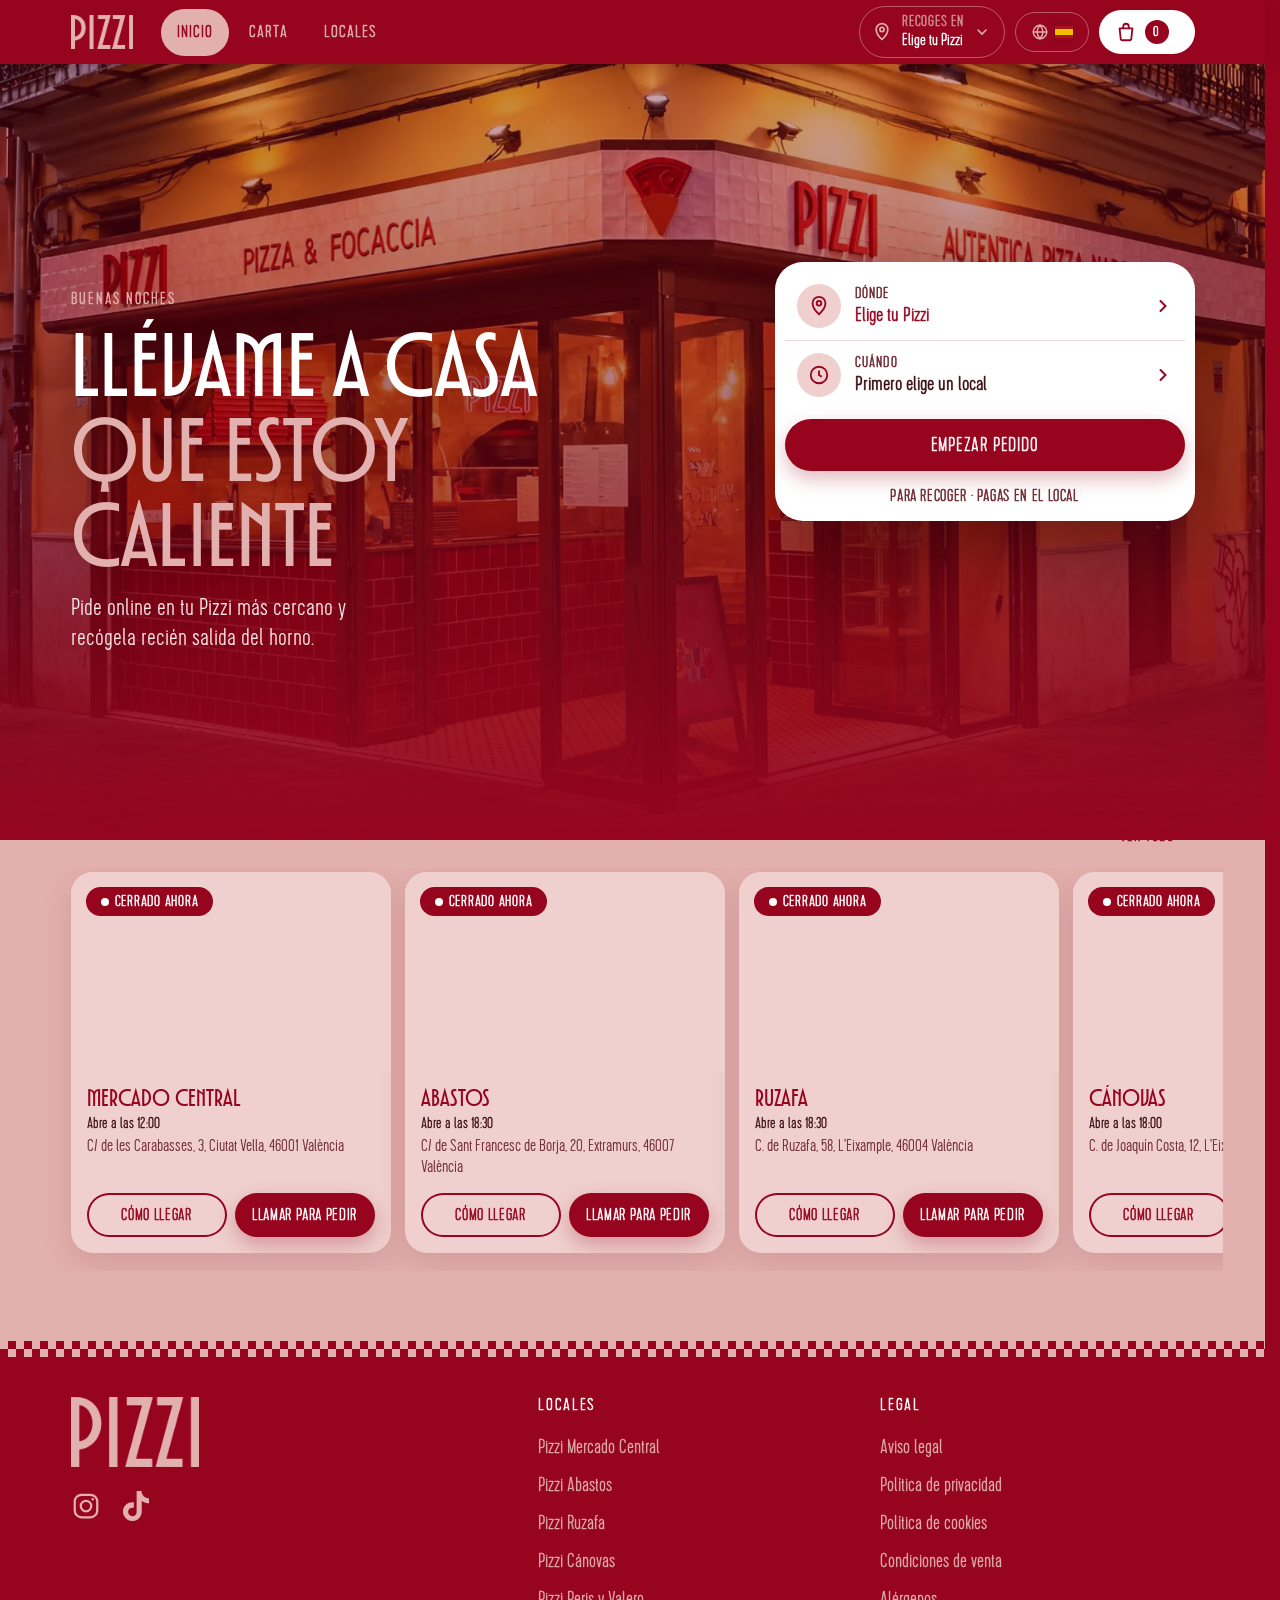
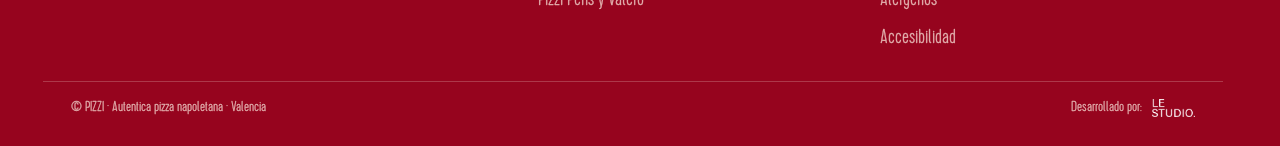
<file: index.html>
<!DOCTYPE html>
<html lang="es">
<head>
<meta charset="UTF-8">
<meta name="viewport" content="width=device-width, initial-scale=1, viewport-fit=cover">
<title>PIZZI · Pide para recoger</title>
<meta name="description" content="Pizzi · Auténtica pizza napoletana en Valencia. Pide online en tu Pizzi más cercano y recógela recién salida del horno.">
<meta name="theme-color" content="#96041E">
<meta name="apple-mobile-web-app-capable" content="yes">
<meta name="mobile-web-app-capable" content="yes">
<meta name="apple-mobile-web-app-status-bar-style" content="black-translucent">
<meta name="apple-mobile-web-app-title" content="Pizzi">
<link rel="canonical" href="https://pidepizzi.es/">
<meta property="og:url" content="https://pidepizzi.es/">
<meta property="og:title" content="PIZZI · Auténtica pizza napoletana">
<meta property="og:description" content="Pide online y recógela recién salida del horno.">
<meta property="og:image" content="https://pidepizzi.es/assets/img/hero.webp">
<link rel="manifest" href="manifest.webmanifest">
<link rel="icon" type="image/png" href="assets/img/icon-192.png">
<link rel="apple-touch-icon" href="assets/img/apple-touch-icon.png">
<link rel="preload" href="fonts/TTModernoir-Medium.woff2" as="font" type="font/woff2" crossorigin>
<link rel="preload" href="fonts/Cervo-Thin.woff2" as="font" type="font/woff2" crossorigin>
<link rel="stylesheet" href="css/fonts.css?v=202611161034">
<link rel="stylesheet" href="css/app.css?v=202611161034">
<link rel="stylesheet" href="css/movil.css?v=202611161034">
</head>
<body>
<a class="saltar" href="#app" data-i="skip">Saltar al contenido</a>
<div class="demo" id="demo" hidden>DEMO · los pedidos llegan a un WhatsApp de prueba</div>

<!-- ============ CABECERA ============ -->
<header class="hdr" id="hdr">
  <div class="hdr-in">
    <button class="ico-btn volver" id="volver" type="button" aria-label="Volver" data-ia="back" hidden>
      <svg viewBox="0 0 24 24" fill="none" stroke="currentColor" stroke-width="2.2" stroke-linecap="round" stroke-linejoin="round"><path d="M15 5l-7 7 7 7"/></svg>
    </button>
    <a class="marca" href="#inicio" aria-label="Pizzi, inicio" data-ia="home"><img src="assets/img/logo-rosa.png" alt="PIZZI" width="1231" height="673"></a>
    <nav class="nav-d" aria-label="Principal">
      <a href="#inicio" data-tab="inicio" data-i="tab_home">Inicio</a>
      <a href="#carta" data-tab="carta" data-i="tab_menu">Carta</a>
      <a href="#locales" data-tab="locales" data-i="tab_locs">Locales</a>
    </nav>
    <button class="chip-local" id="chipLocal" type="button">
      <svg viewBox="0 0 24 24" fill="none" stroke="currentColor" stroke-width="2"><path d="M12 21s7-6.2 7-12a7 7 0 1 0-14 0c0 5.8 7 12 7 12z"/><circle cx="12" cy="9" r="2.5"/></svg>
      <span class="cl-t"><small id="chipLocalK"></small><b id="chipLocalV"></b></span>
      <svg class="cv" viewBox="0 0 24 24" fill="none" stroke="currentColor" stroke-width="2.4" stroke-linecap="round"><path d="M6 9l6 6 6-6"/></svg>
    </button>
    <div class="lang" id="lang">
      <button type="button" id="langBtn" class="ico-btn lang-btn" aria-haspopup="listbox" aria-expanded="false" aria-label="Idioma" data-ia="lang_label">
        <svg viewBox="0 0 24 24" fill="none" stroke="currentColor" stroke-width="1.9" stroke-linecap="round"><circle cx="12" cy="12" r="9"/><path d="M3 12h18M12 3c2.6 2.7 3.9 5.7 3.9 9s-1.3 6.3-3.9 9c-2.6-2.7-3.9-5.7-3.9-9S9.4 5.7 12 3z"/></svg>
        <span id="langCode"></span>
      </button>
      <ul id="langList" role="listbox" hidden></ul>
    </div>
    <a class="carro-d" href="#pedido" id="carroD" aria-label="Tu pedido" data-ia="your_order">
      <svg viewBox="0 0 24 24" fill="none" stroke="currentColor" stroke-width="2" stroke-linecap="round" stroke-linejoin="round"><path d="M5 8h14l-1.2 11.1a2 2 0 0 1-2 1.9H8.2a2 2 0 0 1-2-1.9z"/><path d="M9 8V6a3 3 0 0 1 6 0v2"/></svg>
      <span class="n" id="carroDN">0</span><span class="tot" id="carroDT"></span>
    </a>
  </div>
</header>

<main id="app">

<!-- ============ INICIO ============ -->
<section id="v-inicio" class="vista">
  <div class="hero">
    <div class="hero-bg" aria-hidden="true"></div>
    <div class="wrap hero-in">
      <p class="saludo" id="saludo"></p>
      <h1 class="deco" data-ih="h1">Llévame a casa <span>que estoy caliente</span></h1>
      <p class="hero-sub" data-i="hero_p">Pide online en tu Pizzi más cercano y recógela recién salida del horno.</p>
    </div>
  </div>

  <div class="wrap">
    <div class="pedir-card" id="pedirCard">
      <button type="button" class="campo-sel" data-abrir-local>
        <span class="ic"><svg viewBox="0 0 24 24" fill="none" stroke="currentColor" stroke-width="2"><path d="M12 21s7-6.2 7-12a7 7 0 1 0-14 0c0 5.8 7 12 7 12z"/><circle cx="12" cy="9" r="2.5"/></svg></span>
        <span class="tx"><small data-i="where">Dónde</small><b id="homeLocal"></b><em id="homeLocalE"></em></span>
        <svg class="cv" viewBox="0 0 24 24" fill="none" stroke="currentColor" stroke-width="2.4" stroke-linecap="round"><path d="M9 6l6 6-6 6"/></svg>
      </button>
      <button type="button" class="campo-sel" data-abrir-local="hora">
        <span class="ic"><svg viewBox="0 0 24 24" fill="none" stroke="currentColor" stroke-width="2"><circle cx="12" cy="12" r="9"/><path d="M12 7v5l3 2"/></svg></span>
        <span class="tx"><small data-i="when">Cuándo</small><b id="homeHora"></b></span>
        <svg class="cv" viewBox="0 0 24 24" fill="none" stroke="currentColor" stroke-width="2.4" stroke-linecap="round"><path d="M9 6l6 6-6 6"/></svg>
      </button>
      <a class="btn btn-vino full" href="#carta" id="empezar" data-i="start_order">Empezar pedido</a>
      <p class="mini-nota"><span data-i="pickup_only">Para recoger · Pagas en el local</span></p>
    </div>

    <div class="repetir" id="repetir" hidden></div>

    <section class="bloque bloque-carta">
      <div class="bloque-cab"><h2 class="deco" data-i="top_h">Las más pedidas</h2><a href="#carta" class="ver" data-i="see_all">Ver todo</a></div>
      <div class="carril carril-pz" id="topList"></div>
    </section>

    <section class="bloque">
      <h2 class="deco" data-i="how_h">Así de fácil</h2>
      <ol class="pasos">
        <li><span class="num">1</span><b data-i="how1">Elige tu Pizzi</b><p data-i="how1p"></p></li>
        <li><span class="num">2</span><b data-i="how2">Arma tu pedido</b><p data-i="how2p"></p></li>
        <li><span class="num">3</span><b data-i="how3">Recógela caliente</b><p data-i="how3p"></p></li>
      </ol>
    </section>

    <section class="bloque">
      <div class="bloque-cab"><div><h2 class="deco" data-i="our_locs">Nuestros locales</h2><p class="sub" id="abiertosN"></p></div><a href="#locales" class="ver" data-i="see_all">Ver todo</a></div>
      <div class="carril carril-loc" id="homeLocales"></div>
    </section>

    <section class="banda">
      <img src="assets/img/life-caja.webp" alt="" loading="lazy" width="812" height="900">
      <div class="banda-tx">
        <h2 class="deco" data-ih="band_h">¿Hambre? <span>Pide ya</span></h2>
        <p data-i="band_p"></p>
        <a class="btn btn-blanco" href="#carta" data-i="see_menu">Ver la carta</a>
      </div>
    </section>
  </div>
</section>

<!-- ============ CARTA ============ -->
<section id="v-carta" class="vista" hidden>
  <div class="carta-cab">
    <div class="wrap">
      <button type="button" class="recoger-bar" data-abrir-local>
        <span class="rb-t"><small data-i="order_from">Pides en</small><b id="cartaLocal"></b></span>
        <span class="rb-h" id="cartaHora"></span>
        <span class="rb-c" data-i="change">Cambiar</span>
      </button>
      <nav class="cats" id="cats" aria-label="Categorías"></nav>
    </div>
  </div>
  <div class="wrap carta-grid">
    <div class="carta-main">
      <div class="aviso-carta" id="avisoCarta" hidden></div>
      <div id="cartaCuerpo"></div>
      <div class="carta-links">
        <a class="btn btn-rosa" href="assets/carta-pizzi.pdf" target="_blank" rel="noopener" download><svg viewBox="0 0 24 24" fill="none" stroke="currentColor" stroke-width="2" stroke-linecap="round" stroke-linejoin="round"><path d="M12 4v11M7 10l5 5 5-5M5 20h14"/></svg><span data-i="pdf_dl">Descargar la carta en PDF</span></a>
        <a class="enlace-c" href="#alergenos" data-i="aler_more">Ver información de alérgenos</a>
      </div>
    </div>
    <aside class="lateral" id="lateral" aria-label="Tu pedido" data-ia="your_order"></aside>
  </div>
</section>

<!-- ============ LOCALES ============ -->
<section id="v-locales" class="vista" hidden>
  <div class="wrap">
    <div class="cab">
      <h1 class="deco" data-i="locs_h">¿Dónde nos recoges?</h1>
      <p data-i="locs_p"></p>
      <button type="button" class="btn btn-linea" id="btnCerca">
        <svg viewBox="0 0 24 24" fill="none" stroke="currentColor" stroke-width="2"><path d="M12 2v3M12 19v3M2 12h3M19 12h3"/><circle cx="12" cy="12" r="7"/><circle cx="12" cy="12" r="2.5" fill="currentColor"/></svg>
        <span data-i="find_near">Encuentra tu Pizzi más cercano</span>
      </button>
      <p class="cerca-msg" id="cercaMsg" role="status" aria-live="polite"></p>
    </div>
    <div class="locales" id="listaLocales"></div>
  </div>
</section>

<!-- ============ PEDIDO (carrito + checkout) ============ -->
<section id="v-pedido" class="vista" hidden>
  <div class="wrap">
    <div class="cab cab-s"><h1 class="deco" data-i="co_h">Ya casi la tienes</h1><p data-i="co_p"></p></div>
    <div class="checkout">
      <div class="co-main">
        <div class="caja">
          <h2 class="caja-t" data-i="your_order">Tu pedido</h2>
          <div id="coLineas"></div>
        </div>
        <div class="caja upsell" id="upsell" hidden>
          <h2 class="caja-t" data-i="upsell_h">¿Algo para beber?</h2>
          <p class="caja-p" data-i="upsell_p"></p>
          <div class="carril carril-mini" id="upsellList"></div>
        </div>
        <div class="caja">
          <h2 class="caja-t" data-i="pickup">Recogida</h2>
          <button type="button" class="campo-sel" data-abrir-local>
            <span class="ic"><svg viewBox="0 0 24 24" fill="none" stroke="currentColor" stroke-width="2"><path d="M12 21s7-6.2 7-12a7 7 0 1 0-14 0c0 5.8 7 12 7 12z"/><circle cx="12" cy="9" r="2.5"/></svg></span>
            <span class="tx"><small data-i="store">Local</small><b id="coLocal"></b><em id="coLocalE"></em></span>
            <span class="cambiar" data-i="change">Cambiar</span>
          </button>
          <button type="button" class="campo-sel" data-abrir-local="hora">
            <span class="ic"><svg viewBox="0 0 24 24" fill="none" stroke="currentColor" stroke-width="2"><circle cx="12" cy="12" r="9"/><path d="M12 7v5l3 2"/></svg></span>
            <span class="tx"><small data-i="pick_time">Hora de recogida</small><b id="coHora"></b></span>
            <span class="cambiar" data-i="change">Cambiar</span>
          </button>
          <p class="error" id="eHora" hidden></p>
        </div>
        <div class="caja" id="cajaDatos">
          <h2 class="caja-t" data-i="your_data">Tus datos</h2>
          <div class="campo"><label for="cNombre" data-i="name">Nombre</label><input type="text" id="cNombre" autocomplete="given-name" placeholder="Ej. Lucía" data-iph="name_ph"></div>
          <div class="campo"><label for="cTel">WhatsApp</label><input type="tel" id="cTel" autocomplete="tel" inputmode="tel" placeholder="Ej. 612 345 678" data-iph="wa_ph"><p class="ayuda" data-i="wa_hint"></p></div>
          <label class="check"><input type="checkbox" id="cRecordar" checked><span data-i="remember">Recordar mis datos en este dispositivo</span></label>
          <p class="error" id="eDatos" hidden></p>
        </div>
        <div class="caja">
          <h2 class="caja-t" data-i="payment">Pago</h2>
          <div class="pago">
            <svg viewBox="0 0 24 24" fill="none" stroke="currentColor" stroke-width="1.8"><path d="M3 10h18M5 6h14a2 2 0 0 1 2 2v9a2 2 0 0 1-2 2H5a2 2 0 0 1-2-2V8a2 2 0 0 1 2-2z"/><path d="M7 15h4"/></svg>
            <div><b data-i="pay_local" id="pagoT">Pago en el local</b><span data-i="pay_local_p" id="pagoP"></span></div>
          </div>
        </div>
      </div>
      <aside class="co-side">
        <div class="caja resumen">
          <div class="fila-tot"><span data-i="pay_at_local">A pagar en el local</span><b id="coTot"></b></div>
          <div id="bloqueAcepto">
            <label class="check acepto"><input type="checkbox" id="cAcepto"><span data-ih="accept_txt"></span></label>
            <p class="priv-first" id="privFirst"></p>
          </div>
          <div class="cta-fija" id="ctaConfirmar">
            <button class="btn btn-vino full btn-tot" id="confirmar" type="button"><span data-i="confirm">Confirmar pedido</span><span id="confTot"></span></button>
          </div>
          <div id="avisoOnline" hidden><p class="nota" id="avisoTxt"></p><a class="btn btn-vino full" id="irOnline" target="_blank" rel="noopener" data-i="go_pay">Ir a pedir y pagar →</a></div>
          <p class="nota" id="waNota" data-i="wa_note"></p>
        </div>
      </aside>
    </div>
  </div>
</section>

<!-- ============ CONFIRMACIÓN ============ -->
<section id="v-hecho" class="vista" hidden>
  <div class="ok-top">
    <div class="wrap">
      <div class="ok-check" aria-hidden="true"><svg viewBox="0 0 24 24" fill="none" stroke="currentColor" stroke-width="3" stroke-linecap="round" stroke-linejoin="round"><path d="M5 12.5l4.5 4.5L19 7.5"/></svg></div>
      <h1 class="deco" data-i="ok_neon">¡Marchando!</h1>
      <p id="okSub"></p>
    </div>
  </div>
  <div class="wrap ok-cuerpo">
    <div class="ok-paso">
      <p data-i="ok_step"></p>
      <a class="btn btn-wa full" id="reenviar" target="_blank" rel="noopener">
        <svg viewBox="0 0 24 24" fill="currentColor"><path d="M12 2a10 10 0 0 0-8.6 15.1L2 22l5-1.3A10 10 0 1 0 12 2zm0 18.2a8.2 8.2 0 0 1-4.2-1.2l-.3-.2-3 .8.8-2.9-.2-.3A8.2 8.2 0 1 1 12 20.2zm4.5-6.1c-.2-.1-1.5-.7-1.7-.8s-.4-.1-.6.1-.7.8-.8 1-.3.2-.5.1a6.7 6.7 0 0 1-3.3-2.9c-.3-.4.3-.4.8-1.3.1-.2 0-.3 0-.4l-.8-1.8c-.2-.5-.4-.4-.6-.4h-.5a1 1 0 0 0-.7.3 3 3 0 0 0-.9 2.2 5.2 5.2 0 0 0 1.1 2.7 11.8 11.8 0 0 0 4.5 4c1.7.7 2.3.8 3.1.7a2.7 2.7 0 0 0 1.8-1.3 2.2 2.2 0 0 0 .2-1.3c-.1-.1-.3-.2-.5-.3z"/></svg>
        <span data-i="wa_send">Enviar pedido por WhatsApp</span>
      </a>
    </div>
    <div class="ok-estado" id="okEstado" hidden></div>
    <article class="ticket" id="ticket" aria-label="Resumen del pedido" data-ia="order_summary"></article>
    <div class="ok-acc">
      <a class="btn btn-linea" id="okMaps" target="_blank" rel="noopener" data-i="how_get">Cómo llegar</a>
      <a class="btn btn-linea" id="okTel" data-i="call_store">Llamar al local</a>
      <a class="btn btn-linea" id="ics" data-i="add_cal">Añadir al calendario</a>
    </div>
    <p class="centro"><a href="#inicio" class="enlace" id="nuevo" data-i="back_home">Volver al inicio</a></p>
  </div>
</section>

<!-- ============ LEGAL ============ -->
<section id="v-legal" class="vista" hidden>
  <div class="wrap"><article class="legal-doc" id="legalCuerpo"></article></div>
</section>

</main>

<!-- ============ PIE ============ -->
<footer class="pie" id="pie">
  <div class="damero" aria-hidden="true"></div>
  <div class="wrap pie-in">
    <div class="pie-marca">
      <img src="assets/img/logo-rosa.png" alt="PIZZI" width="1231" height="673" loading="lazy">
      <div class="redes">
        <a href="https://www.instagram.com/pizzi.es/" target="_blank" rel="noopener" aria-label="Instagram"><svg viewBox="0 0 24 24" fill="none" stroke="currentColor" stroke-width="1.8" stroke-linecap="round"><rect x="3" y="3" width="18" height="18" rx="5.4"/><circle cx="12" cy="12" r="4.2"/><circle cx="17.4" cy="6.6" r="1" fill="currentColor" stroke="none"/></svg></a>
        <a href="https://www.tiktok.com/@pizzi_valencia" target="_blank" rel="noopener" aria-label="TikTok"><svg viewBox="0 0 24 24" fill="currentColor"><path d="M12.525.02c1.31-.02 2.61-.01 3.91-.02.08 1.53.63 3.09 1.75 4.17 1.12 1.11 2.7 1.62 4.24 1.79v4.03c-1.44-.05-2.89-.35-4.2-.97-.57-.26-1.1-.59-1.62-.93-.01 2.92.01 5.84-.02 8.75-.08 1.4-.54 2.79-1.35 3.94-1.31 1.92-3.58 3.17-5.91 3.21-1.43.08-2.86-.31-4.08-1.03-2.02-1.19-3.44-3.37-3.65-5.71-.02-.5-.03-1-.01-1.49.18-1.9 1.12-3.72 2.58-4.96 1.66-1.44 3.98-2.13 6.15-1.72.02 1.48-.04 2.96-.04 4.44-.99-.32-2.15-.23-3.02.37-.63.41-1.11 1.04-1.36 1.75-.21.51-.15 1.07-.14 1.61.24 1.64 1.82 3.02 3.5 2.87 1.12-.01 2.19-.66 2.77-1.61.19-.33.4-.67.41-1.06.1-1.79.06-3.57.07-5.36.01-4.03-.01-8.05.02-12.07z"/></svg></a>
      </div>
    </div>
    <div><h2 data-i="foot_locs">Locales</h2><ul id="pieLocales"></ul></div>
    <div><h2 data-i="lg_nav">Legal</h2>
      <ul>
        <li><a href="#aviso-legal" data-i="lg_aviso">Aviso legal</a></li>
        <li><a href="#privacidad" data-i="lg_priv">Política de privacidad</a></li>
        <li><a href="#cookies" data-i="lg_cook">Política de cookies</a></li>
        <li><a href="#condiciones" data-i="lg_cond">Condiciones de venta</a></li>
        <li><a href="#alergenos" data-i="lg_aler">Alérgenos</a></li>
        <li><a href="#accesibilidad" data-i="lg_acc">Accesibilidad</a></li>
      </ul>
    </div>
  </div>
  <div class="wrap pie-legal"><span data-i="copy">© PIZZI · Autentica pizza napoletana · Valencia</span><span class="dev"><span data-i="dev_by">Desarrollado por:</span><a href="https://lestudio-crea.com" target="_blank" rel="noopener" aria-label="LE STUDIO"><img src="assets/img/lestudio.png" alt="LE STUDIO" width="480" height="201" loading="lazy"></a></span></div>
</footer>

<!-- ============ BARRA "VER PEDIDO" (móvil) ============ -->
<div class="mini-barra" id="miniBarra" hidden>
  <a href="#pedido" class="mb-btn"><span class="n" id="mbN">0</span><span data-i="view_order">Ver mi pedido</span><b id="mbT"></b></a>
</div>

<!-- ============ PESTAÑAS (móvil) ============ -->
<nav class="tabs" id="tabs" aria-label="Principal">
  <a href="#inicio" data-tab="inicio"><svg viewBox="0 0 24 24" fill="none" stroke="currentColor" stroke-width="2" stroke-linejoin="round"><path d="M4 10.5L12 4l8 6.5V20a1 1 0 0 1-1 1h-4.5v-6h-5v6H5a1 1 0 0 1-1-1z"/></svg><span data-i="tab_home">Inicio</span></a>
  <a href="#carta" data-tab="carta"><svg viewBox="0 0 24 24" fill="none" stroke="currentColor" stroke-width="2" stroke-linejoin="round"><circle cx="12" cy="12" r="9"/><path d="M12 3v9l7.5 4.5"/><circle cx="8.5" cy="9" r="1" fill="currentColor"/><circle cx="9" cy="15" r="1" fill="currentColor"/><circle cx="14.5" cy="7.5" r="1" fill="currentColor"/></svg><span data-i="tab_menu">Carta</span></a>
  <a href="#locales" data-tab="locales"><svg viewBox="0 0 24 24" fill="none" stroke="currentColor" stroke-width="2"><path d="M12 21s7-6.2 7-12a7 7 0 1 0-14 0c0 5.8 7 12 7 12z"/><circle cx="12" cy="9" r="2.5"/></svg><span data-i="tab_locs">Locales</span></a>
  <a href="#pedido" data-tab="pedido"><svg viewBox="0 0 24 24" fill="none" stroke="currentColor" stroke-width="2" stroke-linecap="round" stroke-linejoin="round"><path d="M5 8h14l-1.2 11.1a2 2 0 0 1-2 1.9H8.2a2 2 0 0 1-2-1.9z"/><path d="M9 8V6a3 3 0 0 1 6 0v2"/></svg><span data-i="tab_order">Pedido</span><i class="badge" id="tabN" hidden>0</i></a>
</nav>

<!-- ============ HOJAS ============ -->
<div class="velo" id="velo"></div>

<div class="hoja hoja-prod" id="hProd" role="dialog" aria-modal="true" aria-labelledby="pNombre" hidden>
  <button class="x" type="button" data-cerrar aria-label="Cerrar" data-ia="close"><svg viewBox="0 0 24 24" fill="none" stroke="currentColor" stroke-width="2.4" stroke-linecap="round"><path d="M6 6l12 12M18 6L6 18"/></svg></button>
  <div class="scroll" id="pCuerpo"></div>
  <div class="hoja-pie">
    <div class="cant"><button type="button" id="pMenos" aria-label="Una menos" data-ia="less">−</button><b id="pCant">1</b><button type="button" id="pMas" aria-label="Una más" data-ia="more">+</button></div>
    <button class="btn btn-vino btn-tot" type="button" id="pAdd"><span data-i="add">Añadir</span><span id="pTot"></span></button>
  </div>
</div>

<div class="hoja hoja-local" id="hLocal" role="dialog" aria-modal="true" aria-labelledby="hlTit" hidden>
  <div class="asa" aria-hidden="true"></div>
  <button class="x" type="button" data-cerrar aria-label="Cerrar" data-ia="close"><svg viewBox="0 0 24 24" fill="none" stroke="currentColor" stroke-width="2.4" stroke-linecap="round"><path d="M6 6l12 12M18 6L6 18"/></svg></button>
  <div class="scroll">
    <h2 class="deco" id="hlTit" data-i="store_sheet_h">¿Dónde la recoges?</h2>
    <button type="button" class="btn btn-linea btn-cerca" id="hlCerca">
      <svg viewBox="0 0 24 24" fill="none" stroke="currentColor" stroke-width="2"><path d="M12 2v3M12 19v3M2 12h3M19 12h3"/><circle cx="12" cy="12" r="7"/><circle cx="12" cy="12" r="2.5" fill="currentColor"/></svg>
      <span data-i="near_me">Cerca de mí</span>
    </button>
    <p class="cerca-msg" id="hlCercaMsg" role="status" aria-live="polite"></p>
    <div class="hl-locales" id="hlLocales" role="radiogroup"></div>
    <div id="hlHoraBox">
      <h3 class="hl-sub" data-i="time_h">¿A qué hora?</h3>
      <div class="horas" id="hlHoras" role="radiogroup"></div>
    </div>
  </div>
  <div class="hoja-pie"><button class="btn btn-vino full" type="button" id="hlOk" data-i="save">Guardar</button></div>
</div>

<!-- ============ APP MÓVIL ============
     En pantallas de móvil (< 900 px) el inicio se sustituye por este flujo corto:
     hola → local más cercano → «Pedir aquí» (SkyTab) o «A domicilio» (Uber Eats / Glovo).
     Desde «Pide ahora» se ven los locales, el reparto y la carta en pestañas. -->
<div class="app-m" id="appM" hidden>
  <div class="ah-foto" aria-hidden="true"></div>
  <div class="am-top">
    <button class="ico-btn am-menu-b" id="amMenuB" type="button" aria-label="Menú" data-ia="menu" aria-expanded="false"><svg viewBox="0 0 24 24" fill="none" stroke="currentColor" stroke-width="2.4" stroke-linecap="round"><path d="M4 7h16M4 12h16M4 17h10"/></svg></button>
    <button class="ico-btn am-volver" id="amVolver" type="button" aria-label="Volver" data-ia="back" hidden>
      <svg viewBox="0 0 24 24" fill="none" stroke="currentColor" stroke-width="2.4" stroke-linecap="round" stroke-linejoin="round"><path d="M15 5l-7 7 7 7"/></svg>
    </button>
    <img class="am-logo" src="assets/img/logo-rosa.png" alt="PIZZI" width="1231" height="673">
    <div class="am-lang-w">
      <button type="button" class="ico-btn am-lang" id="amLang" aria-haspopup="listbox" aria-expanded="false" aria-label="Idioma" data-ia="lang_label"><span id="amLangCode"></span></button>
      <ul class="am-lang-l" id="amLangL" role="listbox" hidden></ul>
    </div>
  </div>

  <!-- Pantalla 1: inicio estilo app. Saludo sobre la foto del local y hoja «Pide ahora»:
       local (abre el mapa), tipo de pedido (comer aquí / recoger / a domicilio) y botón principal. -->
  <section class="am-p am-hola" id="am-hola">
    <div class="ah-hoja">
      <h2 class="deco" data-i="app_pide_h">Pide ahora</h2>
      <button type="button" class="ah-local" id="amCerca"><img src="assets/img/ic-ubicacion.webp" alt="" width="240" height="240"><span id="amCercaT"></span><svg viewBox="0 0 24 24" fill="none" stroke="currentColor" stroke-width="2.4" stroke-linecap="round" stroke-linejoin="round"><path d="M6 9l6 6 6-6"/></svg></button>
      <p class="am-msg" id="amMsg" role="status" aria-live="polite"></p>
      <div class="ah-tipos" role="radiogroup" data-ia="app_tipo">
        <button type="button" role="radio" data-am-tipo="recoger"><i class="ah-ok" aria-hidden="true"><svg viewBox="0 0 24 24" fill="none" stroke="currentColor" stroke-width="3.2" stroke-linecap="round" stroke-linejoin="round"><path d="M5 12.5l4.5 4.5L19 7.5"/></svg></i><span class="ah-ic"><img src="assets/img/ic-tienda.webp" alt="" width="256" height="256"></span><span class="ah-tt"><b data-i="tipo_recoger">Recoger</b><small data-i="tipo_recoger_s">Lista en ~15 min</small></span></button>
        <button type="button" role="radio" data-am-tipo="domicilio"><i class="ah-ok" aria-hidden="true"><svg viewBox="0 0 24 24" fill="none" stroke="currentColor" stroke-width="3.2" stroke-linecap="round" stroke-linejoin="round"><path d="M5 12.5l4.5 4.5L19 7.5"/></svg></i><span class="ah-ic"><img src="assets/img/ic-casa.webp" alt="" width="256" height="256"></span><span class="ah-tt"><b data-i="tipo_domicilio">A domicilio</b><small data-i="tipo_domicilio_s">Uber Eats · Glovo</small></span></button>
      </div>
      <p class="ah-desc" id="amTipoTxt"></p>
      <a class="ah-cta" id="amAqui" href="#pedir"><span id="amAquiT" data-i="app_pide_h">Pide ahora</span><span class="ah-cta-f" aria-hidden="true"><svg viewBox="0 0 24 24" fill="none" stroke="currentColor" stroke-width="2.4" stroke-linecap="round" stroke-linejoin="round"><path d="M5 12h14M13 6l6 6-6 6"/></svg></span></a>
      <button type="button" class="ah-sec" id="amRepite" hidden><svg viewBox="0 0 24 24" fill="none" stroke="currentColor" stroke-width="2.2" stroke-linecap="round" stroke-linejoin="round"><path d="M3 12a9 9 0 1 0 3-6.7"/><path d="M3 4v5h5"/></svg><span data-i="app_repite">Repite tu último pedido</span></button>
      <a class="ah-sec" href="#lacarta"><img src="assets/img/ic-porcion.webp" alt="" width="240" height="240"><span data-i="app_menu">Ver carta</span></a>
    </div>
  </section>

  <!-- Pantalla 2: Pide ahora (pestañas) -->
  <section class="am-p am-pide" id="am-pide" hidden>
    <h1 class="deco" data-i="app_pide_h">Pide ahora</h1>
    <p class="am-sub" data-i="app_pide_p">Elige cómo quieres pedir.</p>
    <nav class="am-tabs" aria-label="Pide ahora">
      <a href="#ubicaciones" data-am-tab="ubicaciones"><span class="am-tic" aria-hidden="true"><img src="assets/img/ic-ubicacion.webp" alt="" width="240" height="240"></span><span data-i="app_t_locs">Ubicaciones</span></a>
      <a href="#domicilio" data-am-tab="domicilio"><span class="am-tic" aria-hidden="true"><img src="assets/img/ic-casa.webp" alt="" width="256" height="256"></span><span data-i="app_t_online">Pedir a domicilio</span></a>
      <a href="#lacarta" data-am-tab="lacarta"><span class="am-tic" aria-hidden="true"><img src="assets/img/ic-porcion.webp" alt="" width="240" height="240"></span><span data-i="app_t_menu">Carta</span></a>
    </nav>

    <div class="am-tab" id="amt-ubicaciones">
      <p class="am-txt" id="amLocTxt"></p>
      <div class="am-locs" id="amLocs"></div>
    </div>
    <div class="am-tab" id="amt-domicilio">
      <p class="am-txt" id="amRepTxt"></p>
      <div class="am-rep" id="amRep"></div>
    </div>
    <div class="am-tab am-carta" id="amt-lacarta">
      <div class="am-carta-cab">
        <h2 class="deco" data-i="app_t_menu">Carta</h2>
      </div>
      <nav class="am-chips" id="amChips"></nav>
      <div id="amCarta"></div>
    </div>

    <div class="am-redes">
      <a href="https://www.instagram.com/pizzi.es/" target="_blank" rel="noopener" aria-label="Instagram"><svg viewBox="0 0 24 24" fill="none" stroke="currentColor" stroke-width="1.8" stroke-linecap="round"><rect x="3" y="3" width="18" height="18" rx="5.4"/><circle cx="12" cy="12" r="4.2"/><circle cx="17.4" cy="6.6" r="1" fill="currentColor" stroke="none"/></svg></a>
      <a href="https://www.tiktok.com/@pizzi_valencia" target="_blank" rel="noopener" aria-label="TikTok"><svg viewBox="0 0 24 24" fill="currentColor"><path d="M12.525.02c1.31-.02 2.61-.01 3.91-.02.08 1.53.63 3.09 1.75 4.17 1.12 1.11 2.7 1.62 4.24 1.79v4.03c-1.44-.05-2.89-.35-4.2-.97-.57-.26-1.1-.59-1.62-.93-.01 2.92.01 5.84-.02 8.75-.08 1.4-.54 2.79-1.35 3.94-1.31 1.92-3.58 3.17-5.91 3.21-1.43.08-2.86-.31-4.08-1.03-2.02-1.19-3.44-3.37-3.65-5.71-.02-.5-.03-1-.01-1.49.18-1.9 1.12-3.72 2.58-4.96 1.66-1.44 3.98-2.13 6.15-1.72.02 1.48-.04 2.96-.04 4.44-.99-.32-2.15-.23-3.02.37-.63.41-1.11 1.04-1.36 1.75-.21.51-.15 1.07-.14 1.61.24 1.64 1.82 3.02 3.5 2.87 1.12-.01 2.19-.66 2.77-1.61.19-.33.4-.67.41-1.06.1-1.79.06-3.57.07-5.36.01-4.03-.01-8.05.02-12.07z"/></svg></a>
    </div>
  </section>
  <!-- Pedir (pedidos web, js/pedir.js): carta, cesta y seguimiento -->
  <section class="am-p ap-pant" id="am-pedir" hidden>
    <div class="ap-cab">
      <a class="ap-chip" href="#ubicaciones" data-am-mapa><span class="ap-chip-ic"><svg viewBox="0 0 24 24" fill="none" stroke="currentColor" stroke-width="2"><path d="M12 21s7-6.2 7-12a7 7 0 1 0-14 0c0 5.8 7 12 7 12z"/><circle cx="12" cy="9" r="2.5"/></svg></span><span class="ap-chip-t"><small id="apLocalK">Recoger en</small><b id="apLocal"></b></span></a>
      <button type="button" class="ap-chip" id="apHoraBtn"><span class="ap-chip-ic"><svg viewBox="0 0 24 24" fill="none" stroke="currentColor" stroke-width="2" stroke-linecap="round"><circle cx="12" cy="12" r="9"/><path d="M12 7v5l3 2"/></svg></span><span class="ap-chip-t"><small data-i="when">Cuándo</small><b id="apHora"></b></span></button>
    </div>
    <div class="ap-franjas" id="apFranjasCab" hidden></div>
    <nav class="ap-cats" id="apCats" aria-label="Categorías"></nav>
    <p class="ap-aviso" id="apAviso" hidden></p>
    <div id="apCarta"></div>
  </section>

  <section class="am-p ap-pant" id="am-cesta" hidden>
    <h1 class="deco" data-i="your_order">Tu pedido</h1>
    <div class="ap-caja" id="apLineas"></div>
    <div class="ap-caja" id="apUpsellBox">
      <h2 data-i="upsell_h">¿Algo para beber?</h2>
      <div class="ap-carril" id="apUpsell"></div>
    </div>
    <div class="ap-caja">
      <h2 id="apTipoH">Recogida</h2>
      <a class="ap-fila" href="#ubicaciones" data-am-mapa><span class="ap-chip-ic"><svg viewBox="0 0 24 24" fill="none" stroke="currentColor" stroke-width="2"><path d="M12 21s7-6.2 7-12a7 7 0 1 0-14 0c0 5.8 7 12 7 12z"/><circle cx="12" cy="9" r="2.5"/></svg></span><span class="ap-chip-t"><b id="apCestaLocal"></b><small id="apCestaDir"></small></span><span class="ap-cambiar" data-i="change">Cambiar</span></a>
      <div class="ap-franjas" id="apFranjas" role="radiogroup"></div>
    </div>
    <div class="ap-caja">
      <h2 data-i="tip_h">Propina para el equipo</h2>
      <div class="ap-prop" id="apProp" role="group"></div>
      <input class="ap-prop-otra" id="apPropOtra" type="text" inputmode="decimal" placeholder="0,00 €" hidden>
    </div>
    <div class="ap-caja">
      <h2 data-i="aler_h">¿Alguna alergia?</h2>
      <p class="ap-nota" data-i="aler_p">Márcalas y avisamos a cocina. Las pizzas pueden contener trazas.</p>
      <div class="ap-alerg" id="apAlerg" role="group" data-ia="aler_h"></div>
      <a class="ap-link" href="#alergenos" data-i="aler_more">Ver información de alérgenos</a>
      <label class="ap-campo"><span data-i="coment_h">¿Algo más que añadir?</span><textarea id="apComent" rows="2" maxlength="100" data-iph="coment_ph"></textarea><small class="ap-cuenta" id="apComentN">0 / 100</small></label>
    </div>
    <div class="ap-caja">
      <h2 data-i="your_data">Tus datos</h2>
      <label class="ap-campo"><span data-i="name">Nombre</span><input id="apNom" autocomplete="given-name" data-iph="name_ph"></label>
      <label class="ap-campo"><span>WhatsApp</span><input id="apTel" type="tel" inputmode="tel" autocomplete="tel" data-iph="wa_ph"></label>
      <label class="ap-campo"><span data-i="app_email">Email</span><input id="apMail" type="email" inputmode="email" autocomplete="email" placeholder="tu@email.com"></label>
    </div>
    <div class="ap-caja ap-pago">
      <h2 data-i="payment">Pago</h2>
      <div class="ap-pago-m"><span>VISA</span><span>Mastercard</span><span>Apple Pay</span><span>Google Pay</span></div>
      <p><b data-i="pay_web">Pago seguro con Shift4</b><br><span data-i="pay_web_p"></span></p>
    </div>
    <label class="ap-check"><input type="checkbox" id="apAcepto"><span data-ih="accept_txt"></span></label>
    <p class="ap-error" id="apError" role="alert" hidden></p>
  </section>

  <section class="am-p ap-pant" id="am-estado" hidden>
    <div class="ap-ok" aria-hidden="true"><svg viewBox="0 0 24 24" fill="none" stroke="currentColor" stroke-width="3" stroke-linecap="round" stroke-linejoin="round"><path d="M5 12.5l4.5 4.5L19 7.5"/></svg></div>
    <h1 class="deco" data-i="ok_neon">¡Marchando!</h1>
    <div class="ap-caja ap-num">
      <small data-i="order_no">Nº de pedido</small><b id="apNum"></b>
      <span id="apNumSub"></span>
    </div>
    <div class="ap-caja" id="apPasos"></div>
    <div class="am-loc-acc ap-acc">
      <a class="am-mini" id="apMaps" target="_blank" rel="noopener" data-i="how_get">Cómo llegar</a>
      <a class="am-mini" id="apTelL" data-i="call_store">Llamar al local</a>
    </div>
    <a class="am-pill am-pill-c" href="#hola"><b data-i="app_order_more">Volver al inicio</b></a>
  </section>

  <!-- Mapa de locales (js/movil.js): mapa con la ubicación del cliente y una tarjeta por local -->
  <div class="am-mapa" id="amMapa" role="dialog" aria-modal="true" data-ia="app_t_locs" hidden>
    <div class="am-mapa-m" id="amMapaM"></div>
    <button type="button" class="am-mapa-b am-mapa-x" id="amMapaX" data-ia="close" aria-label="Cerrar"><svg viewBox="0 0 24 24" fill="none" stroke="currentColor" stroke-width="2.4" stroke-linecap="round"><path d="M6 6l12 12M18 6L6 18"/></svg></button>
    <button type="button" class="am-mapa-b am-mapa-yo" id="amMapaYo" data-ia="near_me" aria-label="Cerca de mí"><svg viewBox="0 0 24 24" fill="currentColor"><path d="M21 3L3 10.5l7.5 3L13.5 21z"/></svg></button>
    <div class="am-mapa-p">
      <button type="button" class="am-mapa-fl" id="amMapaAnt" data-ia="back" aria-label="Anterior"><svg viewBox="0 0 24 24" fill="none" stroke="currentColor" stroke-width="2.4" stroke-linecap="round" stroke-linejoin="round"><path d="M15 5l-7 7 7 7"/></svg></button>
      <div class="am-mapa-card" id="amMapaCard"></div>
      <button type="button" class="am-mapa-fl" id="amMapaSig" aria-label="Siguiente"><svg viewBox="0 0 24 24" fill="none" stroke="currentColor" stroke-width="2.4" stroke-linecap="round" stroke-linejoin="round"><path d="M9 5l7 7-7 7"/></svg></button>
    </div>
  </div>
  <div class="ap-barra" id="apBarra" hidden><a class="ap-mas2" id="apMas2" href="#pedir" hidden data-i="add_more">+ Añadir más</a><button type="button" id="apBarraBtn"></button></div>
  <div class="ap-velo" id="apVelo" hidden></div>
  <!-- Sugerencia antes de la cesta: «¿Algo para beber?» -->
  <div class="ap-hoja ap-sug" id="apSug" role="dialog" aria-modal="true" aria-labelledby="apSugT" hidden>
    <button type="button" class="ap-x" id="apSugX" data-ia="close" aria-label="Cerrar"><svg viewBox="0 0 24 24" fill="none" stroke="currentColor" stroke-width="2.4" stroke-linecap="round"><path d="M6 6l12 12M18 6L6 18"/></svg></button>
    <div class="ap-hoja-c">
      <div class="ap-hoja-d">
        <h2 class="deco" id="apSugT" data-i="sug_h">¿Algo para beber?</h2>
        <p data-i="sug_p">Una bebida bien fría para acompañar.</p>
        <div class="ap-carril" id="apSugL"></div>
      </div>
    </div>
    <div class="ap-hoja-pie"><button type="button" class="ap-add" id="apSugOk"><span data-i="sug_ok">Revisar pedido</span><span id="apSugT2"></span></button></div>
  </div>
  <div class="ap-hoja" id="apHoja" role="dialog" aria-modal="true" aria-labelledby="apHojaT" hidden>
    <button type="button" class="ap-x" id="apHojaX" data-ia="close" aria-label="Cerrar"><svg viewBox="0 0 24 24" fill="none" stroke="currentColor" stroke-width="2.4" stroke-linecap="round"><path d="M6 6l12 12M18 6L6 18"/></svg></button>
    <div class="ap-hoja-c" id="apHojaC"></div>
    <div class="ap-hoja-pie">
      <div class="ap-cant"><button type="button" id="apMenos" data-ia="less" aria-label="Una menos">−</button><b id="apCant">1</b><button type="button" id="apMas" data-ia="more" aria-label="Una más">+</button></div>
      <button type="button" class="ap-add" id="apAdd"><span data-i="add">Añadir</span><span id="apAddT"></span></button>
    </div>
  </div>
</div>

<div class="al-modal" id="alModal" role="dialog" aria-modal="true" aria-label="Alérgenos" hidden><div class="al-modal-c"><button type="button" class="al-modal-x" id="alModalX" aria-label="Cerrar" data-ia="close" onclick="cerrarAlerg()"><svg viewBox="0 0 24 24" fill="none" stroke="currentColor" stroke-width="2.4" stroke-linecap="round"><path d="M6 6l12 12M18 6L6 18"/></svg></button><div id="alModalC"></div></div></div>
<!-- Menú lateral de la app (js/movil.js) -->
<div class="am-menu" id="amMenu" hidden>
  <nav class="am-menu-c" aria-label="Menú">
    <div class="am-menu-cab"><img src="assets/img/logo-rosa.png" alt="PIZZI" width="1231" height="673"><button type="button" class="am-menu-x" id="amMenuX" aria-label="Cerrar" data-ia="close"><svg viewBox="0 0 24 24" fill="none" stroke="currentColor" stroke-width="2.4" stroke-linecap="round"><path d="M6 6l12 12M18 6L6 18"/></svg></button></div>
    <ul id="amMenuL"></ul>
    <div class="am-menu-pie" id="amMenuPie"></div>
  </nav>
</div>
<div class="al-modal" id="fichaModal" role="dialog" aria-modal="true" aria-labelledby="fichaT" hidden><div class="al-modal-c"><button type="button" class="al-modal-x" id="fichaX" aria-label="Cerrar" data-ia="close" onclick="cerrarFicha()"><svg viewBox="0 0 24 24" fill="none" stroke="currentColor" stroke-width="2.4" stroke-linecap="round"><path d="M6 6l12 12M18 6L6 18"/></svg></button><div id="fichaC"></div></div></div>
<div class="toast" id="toast" role="status" aria-live="polite"></div>

<script src="js/i18n.js?v=202611161034"></script>
<script src="js/data.js?v=202611161034"></script>
<script src="js/legal.js?v=202611161034"></script>
<script src="js/conector.js?v=202611161034"></script>
<script src="js/app.js?v=202611161034"></script>
<script src="js/pedir.js?v=202611161034"></script>
<script src="js/movil.js?v=202611161034"></script>
</body>
</html>
</file>
<file: css/fonts.css>
/* Tipografías de marca
   TT Modernoir Medium: solo títulos · Cervo Thin: todo lo demás
   ¡OJO! TT Modernoir es la versión TRIAL (solo evaluación). Antes de publicar hay que comprar la licencia web
   en typetype.org y sustituir fonts/TTModernoir-Medium.woff2 (mismo nombre de archivo).
   Si conseguís Cervo Medium, añadid un @font-face con font-weight:500 y bajad --t-m en app.css. */
@font-face{font-family:"TT Modernoir";font-style:normal;font-weight:100 900;font-display:swap;src:url(../fonts/TTModernoir-Medium.woff2) format("woff2")}
@font-face{font-family:"Cervo";font-style:normal;font-weight:100 900;font-display:swap;src:url(../fonts/Cervo-Thin.woff2) format("woff2")}
</file>
<file: css/app.css>
/* =========================================================
   PIZZI · App de pedidos para recoger
   Paleta de marca: vino #96041E (principal) · rosa #E2B0AE (secundario) · blanco · rosa intenso #FB72A5 (complementario)
   Tipografías: TT Modernoir Medium solo en títulos · Cervo Thin en todo lo demás
                (con trazo fino para ganar legibilidad en textos pequeños)
   ========================================================= */
:root{
  --vino:#96041E; --vino-o:#6E0213; --vino-c:#BC0523;
  /* Sistema de color
     · Rosa #E2B0AE (secundario): fondo general de la app.
     · Rosa claro: superficies (tarjetas, hojas, cajas) sobre el fondo rosa.
     · Vino #96041E (principal): marca, cabecera, navegación y botones de acción.
     · Blanco: solo lo que debe resaltar (el módulo de pedir, el resumen con el botón de
       confirmar, el ticket, los campos de formulario, botones clave sobre fondo rojo y la selección activa). */
  --rosa:#E2B0AE; --rosa-c:#EFD0CE; --rosa-cc:#F8E9E8; --rosa-o:#D0928F; --rosa-txt:#FFEDEE;
  /* Complementario (rosa intenso): solo para destacar (novedades, selección, avisos de la app) */
  --acento:#FB72A5;
  --tinta:#3A0A12; --suave:#6E2731; --linea:rgba(150,4,30,.16); --error:#8E0F14;
  --ok:#1F6B3A; --ok-bg:#E3F3E7;
  --wa:#1FA855;
  --r-xl:28px; --r-l:22px; --r-m:16px; --r-s:12px;
  --sombra:0 10px 30px rgba(110,2,22,.12);
  --sombra-f:0 18px 44px rgba(110,2,22,.22);
  --hdr:64px; --tabs:68px;
  --sat:env(safe-area-inset-top,0px); --sab:env(safe-area-inset-bottom,0px);
  /* TT Modernoir solo en títulos. Cervo en todo lo demás: como solo hay Cervo Thin,
     se le da cuerpo con un trazo fino (--t-m) en etiquetas, botones y precios. */
  --deco:"TT Modernoir","Arial Narrow",sans-serif;
  --cond:"Cervo","Arial Narrow",sans-serif;
  --fina:"Cervo","Arial Narrow",sans-serif;
  --t-m:.6px; --t-r:.35px; --t-f:.15px;
  --carta:linear-gradient(180deg,#BC0523 0%,#9C031F 45%,#770318 100%);
  --txt:"Cervo","Arial Narrow",system-ui,sans-serif;
  color-scheme:light;
}
*,*::before,*::after{box-sizing:border-box}
/* Fondo vino en <html>: el rebote al tirar de la página (iOS) muestra el color de la cabecera.
   scrollbar-gutter evita que el contenido salte de lado al abrir una hoja en escritorio. */
html{-webkit-text-size-adjust:100%; background:var(--vino); scrollbar-gutter:stable; scroll-padding-top:calc(var(--sat) + var(--hdr) + 140px)}
html.bloqueado{overflow:hidden; overscroll-behavior:none}
body{margin:0; background:var(--rosa); color:var(--tinta); font-family:var(--txt); font-size:19px; line-height:1.4; -webkit-text-stroke:var(--t-r) currentColor; -webkit-font-smoothing:antialiased; overflow-x:hidden; overflow-x:clip; -webkit-tap-highlight-color:transparent}
img{max-width:100%; height:auto; display:block}
a{color:inherit}
button{font:inherit; color:inherit}
[hidden]{display:none!important}
:focus-visible{outline:3px solid var(--vino); outline-offset:2px; border-radius:6px}
@media (prefers-reduced-motion:reduce){*{animation:none!important; transition:none!important; scroll-behavior:auto!important}}
.wrap{max-width:1180px; margin:0 auto; padding:0 16px}
@media (min-width:700px){.wrap{padding:0 28px}}
.saltar{position:absolute; left:-9999px; top:8px; z-index:200; background:#fff; padding:8px 14px; border-radius:8px}
.saltar:focus{left:8px}
.deco{font-family:var(--deco); font-weight:400; text-transform:uppercase; letter-spacing:.01em; line-height:.95; margin:0; -webkit-text-stroke:0}
.demo{background:var(--tinta); color:var(--rosa); text-align:center; font:600 15px/1 var(--cond); letter-spacing:.06em; padding:7px 15px; padding-top:calc(7px + var(--sat)); -webkit-text-stroke:var(--t-m) currentColor}
.demo + .hdr{top:0}

/* ---------- Botones ---------- */
.btn{display:inline-flex; align-items:center; justify-content:center; gap:15px; min-height:52px; padding:15px 26px; border:0; border-radius:999px; cursor:pointer; text-decoration:none; font:600 19px/1 var(--cond); letter-spacing:.04em; text-transform:uppercase; transition:transform .15s ease, background .2s, color .2s, box-shadow .2s; white-space:nowrap; -webkit-text-stroke:var(--t-m) currentColor}
.btn:active{transform:scale(.97)}
.btn svg{width:22px; height:22px; flex:none}
.btn-vino{background:var(--vino); color:#fff; box-shadow:0 8px 20px rgba(150,4,30,.28)}
.btn-vino:hover{background:var(--vino-o)}
.btn-rosa{background:var(--rosa); color:var(--vino)}
.btn-rosa:hover{background:#fff}
.btn-linea{background:transparent; color:var(--vino); box-shadow:inset 0 0 0 2px var(--vino)}
.btn-linea:hover{background:var(--vino); color:#fff}
.btn-blanco{background:#fff; color:var(--vino); box-shadow:0 8px 20px rgba(40,0,6,.25)}
.btn-blanco:hover{background:var(--rosa)}
.btn-wa{background:var(--wa); color:#fff; box-shadow:0 8px 20px rgba(31,168,85,.3)}
.btn-wa:hover{background:#178a45}
.btn[disabled]{opacity:.5; cursor:not-allowed}
.full{width:100%}
.btn-tot{justify-content:space-between; padding:12px 24px}
.btn-tot span:last-child{font-variant-numeric:tabular-nums}
.ico-btn{display:inline-grid; place-items:center; border:0; background:transparent; cursor:pointer; border-radius:999px; color:inherit}
.enlace{color:var(--vino); font-weight:600}
.centro{text-align:center}

/* ---------- Cabecera ---------- */
.hdr{position:sticky; top:0; z-index:40; background:var(--vino); color:var(--rosa); padding-top:var(--sat); box-shadow:0 2px 16px rgba(80,0,14,.18)}
.hdr-in{max-width:1180px; margin:0 auto; height:var(--hdr); display:flex; align-items:center; gap:10px; padding:0 12px 0 16px}
@media (min-width:700px){.hdr-in{padding:0 28px}}
.marca{display:flex; align-items:center; margin-right:auto}
.marca img{height:30px; width:auto}
.volver{width:42px; height:42px; margin-left:-8px; color:var(--rosa)}
.volver svg{width:26px; height:26px}
.volver:hover{background:rgba(255,255,255,.1)}
.nav-d{display:none; gap:4px; margin-right:auto}
.nav-d a{font:600 17px/1 var(--cond); letter-spacing:.06em; text-transform:uppercase; text-decoration:none; padding:15px 16px; border-radius:999px; color:var(--rosa); -webkit-text-stroke:var(--t-m) currentColor}
.nav-d a:hover{background:rgba(255,255,255,.1)}
.nav-d a.on{background:var(--rosa); color:var(--vino)}
.chip-local{display:none; align-items:center; gap:10px; border:1.5px solid rgba(226,176,174,.5); background:transparent; color:var(--rosa); border-radius:999px; padding:6px 14px 6px 12px; cursor:pointer; text-align:left; max-width:300px}
.chip-local:hover{background:rgba(255,255,255,.08)}
.chip-local > svg{width:20px; height:20px; flex:none}
.chip-local .cv{width:16px; height:16px}
.cl-t{display:flex; flex-direction:column; min-width:0; line-height:1.15}
.cl-t small{font:500 15px/1.2 var(--cond); letter-spacing:.05em; text-transform:uppercase; opacity:.8; -webkit-text-stroke:var(--t-m) currentColor}
.cl-t b{font:600 16px/1.2 var(--cond); white-space:nowrap; overflow:hidden; text-overflow:ellipsis; color:#fff; -webkit-text-stroke:var(--t-m) currentColor}
.lang{position:relative}
.lang-btn{gap:6px; display:inline-flex; align-items:center; height:40px; padding:0 15px; border:1.5px solid rgba(226,176,174,.5); color:var(--rosa); font:600 15px/1 var(--cond); letter-spacing:.06em; -webkit-text-stroke:var(--t-m) currentColor}
.lang-btn:hover{background:rgba(255,255,255,.08)}
.lang-btn svg{width:18px; height:18px}
.lang ul{position:absolute; right:0; top:calc(100% + 10px); margin:0; padding:6px; list-style:none; background:var(--rosa-cc); border-radius:var(--r-m); box-shadow:var(--sombra-f); min-width:170px; z-index:90}
.lang li button{width:100%; display:flex; justify-content:space-between; gap:10px; text-align:left; background:none; border:0; padding:11px 12px; border-radius:10px; font:500 16px var(--txt); color:var(--tinta); cursor:pointer}
.lang li button:hover,.lang li button[aria-selected=true]{background:var(--rosa-c)}
.lang li button[aria-selected=true]{font-weight:700; color:var(--vino)}
.carro-d{display:none; align-items:center; gap:8px; height:44px; padding:0 18px 0 16px; border-radius:999px; background:#fff; color:var(--vino); text-decoration:none; font:700 17px/1 var(--cond); letter-spacing:.03em; -webkit-text-stroke:var(--t-m) currentColor}
.carro-d svg{width:22px; height:22px}
.carro-d .n{background:var(--vino); color:#fff; min-width:24px; height:24px; border-radius:999px; display:inline-grid; place-items:center; font-size:14px; padding:0 6px}
.carro-d:hover{background:var(--rosa)}
@media (min-width:900px){
  .nav-d,.chip-local,.carro-d{display:flex}
  .marca{margin-right:18px}
  .marca img{height:34px}
}

/* ---------- Vistas ---------- */
main{min-height:60vh}
.vista{padding-bottom:calc(var(--tabs) + var(--sab) + 90px); animation:aparece .25s ease}
@keyframes aparece{from{opacity:0} to{opacity:1}}
@media (min-width:900px){.vista{padding-bottom:70px}}
.cab{padding:28px 0 18px}
.cab h1{font-size:clamp(34px,7vw,64px); color:var(--vino)}
.cab p{color:var(--suave); margin:15px 0 0; max-width:52ch; font:400 21px/1.3 var(--fina); -webkit-text-stroke:var(--t-f) currentColor}
.cab .btn{margin-top:18px; min-height:46px; font-size:17px}
.cab .btn svg{width:20px; height:20px}
.cerca-msg{color:var(--vino)!important; font-weight:500}
.cab-s{padding-bottom:6px}

/* ---------- Damero (patrón de la caja) ---------- */
.damero{height:16px; background:repeating-conic-gradient(var(--vino) 0 25%, var(--rosa) 0 50%) 0 0/16px 16px}

/* ---------- INICIO ---------- */
.hero{position:relative; color:#fff; overflow:hidden; background:var(--vino)}
.hero-bg{position:absolute; inset:0; background:url(../assets/img/hero.webp) center 40%/cover no-repeat}
.hero-bg::after{content:""; position:absolute; inset:0; background:linear-gradient(180deg,rgba(111,1,21,.35) 0%,rgba(111,1,21,.55) 45%,var(--vino) 100%)}
.hero-in{position:relative; padding-top:clamp(70px,16vw,150px); padding-bottom:110px}
.saludo{font:600 16px/1 var(--cond); letter-spacing:.12em; text-transform:uppercase; color:var(--rosa); margin:0 0 15px; -webkit-text-stroke:var(--t-m) currentColor}
.hero h1{font-size:clamp(44px,11.5vw,104px); color:#fff; max-width:12ch; text-shadow:0 4px 26px rgba(60,0,10,.35)}
.hero h1 span{display:block; color:var(--rosa)}
.hero-sub{max-width:34ch; font:400 clamp(20px,2.4vw,24px)/1.25 var(--fina); color:var(--rosa-txt); margin:16px 0 0; -webkit-text-stroke:var(--t-f) currentColor}
.pedir-card{position:relative; z-index:2; margin:-78px auto 0; max-width:560px; background:#fff; border-radius:var(--r-xl); box-shadow:var(--sombra-f); padding:10px 10px 14px}
.pedir-card .btn{margin-top:10px}
.mini-nota{margin:15px 0 0; text-align:center; font:500 16px/1.3 var(--cond); letter-spacing:.04em; text-transform:uppercase; color:var(--suave); -webkit-text-stroke:var(--t-m) currentColor}
.campo-sel{display:flex; align-items:center; gap:14px; width:100%; border:0; background:transparent; padding:12px 12px; border-radius:var(--r-m); cursor:pointer; text-align:left}
.campo-sel + .campo-sel{border-top:1px solid var(--linea); border-radius:0 0 var(--r-m) var(--r-m)}
.campo-sel:hover{background:var(--rosa-cc)}
.campo-sel .ic{width:44px; height:44px; border-radius:50%; background:var(--rosa-c); color:var(--vino); display:grid; place-items:center; flex:none}
.campo-sel .ic svg{width:22px; height:22px}
.campo-sel .tx{flex:1; min-width:0; display:flex; flex-direction:column; line-height:1.2}
.campo-sel small{font:600 15px/1.2 var(--cond); letter-spacing:.08em; text-transform:uppercase; color:var(--suave); -webkit-text-stroke:var(--t-m) currentColor}
.campo-sel b{font:600 20px/1.2 var(--cond); color:var(--tinta); white-space:nowrap; overflow:hidden; text-overflow:ellipsis; -webkit-text-stroke:var(--t-m) currentColor}
.campo-sel b.vacio{color:var(--vino)}
.campo-sel em{font-style:normal; font-size:14px; color:var(--suave); white-space:nowrap; overflow:hidden; text-overflow:ellipsis}
.campo-sel em .ab{color:var(--ok); font-weight:600}
.campo-sel .cv{width:20px; height:20px; color:var(--vino); flex:none}
.campo-sel .cambiar{font:600 15px/1 var(--cond); letter-spacing:.05em; text-transform:uppercase; color:var(--vino); flex:none; -webkit-text-stroke:var(--t-m) currentColor}

.repetir{max-width:560px; margin:16px auto 0; display:flex; align-items:center; gap:14px; background:var(--rosa-c); border-radius:var(--r-l); padding:14px 16px}
.repetir .mini{flex:none; display:flex}
.repetir .mini img{width:48px; height:48px; object-fit:contain; margin-left:-14px; filter:drop-shadow(0 4px 6px rgba(90,10,20,.25))}
.repetir .mini img:first-child{margin-left:0}
.repetir .tx{flex:1; min-width:0}
.repetir .tx b{display:block; font:700 17px/1.2 var(--cond); letter-spacing:.03em; text-transform:uppercase; color:var(--vino); -webkit-text-stroke:var(--t-m) currentColor}
.repetir .tx span{display:block; font:400 17px/1.2 var(--fina); color:var(--suave); white-space:nowrap; overflow:hidden; text-overflow:ellipsis; -webkit-text-stroke:var(--t-f) currentColor}
.repetir .btn{min-height:42px; padding:8px 18px; font-size:16px}

.bloque{margin-top:44px}
.bloque > h2,.bloque-cab h2{font-size:clamp(30px,5.5vw,46px); color:var(--vino)}
.bloque-cab{display:flex; justify-content:space-between; align-items:flex-end; gap:14px; margin-bottom:16px}
.bloque > h2{margin-bottom:16px}
.bloque-cab .sub{margin:6px 0 0; color:var(--suave); font:400 19px/1.2 var(--fina); -webkit-text-stroke:var(--t-f) currentColor}
.ver{font:600 16px/1 var(--cond); letter-spacing:.06em; text-transform:uppercase; color:var(--vino); text-decoration:none; white-space:nowrap; padding:8px 0; -webkit-text-stroke:var(--t-m) currentColor}
.ver::after{content:" →"}
.carril{display:flex; gap:14px; overflow-x:auto; scroll-snap-type:x mandatory; padding:4px 16px 18px; margin:0 -16px; scrollbar-width:none; -webkit-overflow-scrolling:touch; scroll-padding-left:16px}
.carril::-webkit-scrollbar{display:none}
@media (min-width:700px){.carril{padding:4px 28px 18px; margin:0 -28px; scroll-padding-left:28px}}

/* Pasos */
.pasos{list-style:none; padding:0; margin:0; display:grid; gap:12px}
@media (min-width:700px){.pasos{grid-template-columns:repeat(3,1fr)}}
.pasos li{background:var(--rosa-c); border-radius:var(--r-l); padding:18px; display:grid; grid-template-columns:auto 1fr; gap:2px 14px; align-items:center; box-shadow:0 2px 0 var(--linea)}
.pasos .num{grid-row:span 2; width:46px; height:46px; border-radius:50%; background:var(--vino); color:var(--rosa); display:grid; place-items:center; font:400 24px/1 var(--cond); -webkit-text-stroke:var(--t-m) currentColor}
.pasos b{font:700 19px/1.1 var(--cond); letter-spacing:.03em; text-transform:uppercase; color:var(--vino); -webkit-text-stroke:var(--t-m) currentColor}
.pasos p{margin:0; color:var(--tinta); font:400 18px/1.25 var(--fina); -webkit-text-stroke:var(--t-f) currentColor}

/* Local (tarjeta carril) */
.carril-loc .lt{flex:0 0 min(80%,320px)}
.lt{scroll-snap-align:start; background:var(--rosa-c); border-radius:var(--r-l); overflow:hidden; box-shadow:var(--sombra); display:flex; flex-direction:column}
.lt .ph{position:relative; aspect-ratio:16/10; background:var(--rosa-c)}
.lt .ph img{position:absolute; inset:0; width:100%; height:100%; object-fit:cover}
.lt .bd{padding:14px 16px 16px; display:flex; flex-direction:column; gap:3px; flex:1}
.lt h3{font:400 24px/1 var(--deco); text-transform:uppercase; color:var(--vino); margin:0; -webkit-text-stroke:0}
.lt .hr{font-weight:600; font-size:15px}
.lt .dir{font:400 17px/1.2 var(--fina); color:var(--suave); -webkit-text-stroke:var(--t-f) currentColor}
.lt .dist{font:700 16px/1 var(--cond); letter-spacing:.04em; color:var(--vino); text-transform:uppercase; -webkit-text-stroke:var(--t-m) currentColor}
.lt .row{display:flex; gap:8px; margin-top:auto; padding-top:12px}
.lt .row .btn{flex:1; min-height:44px; font-size:16px; padding:8px 12px}
.st{position:absolute; top:15px; left:15px; display:inline-flex; align-items:center; gap:6px; font:700 15px/1 var(--cond); letter-spacing:.05em; text-transform:uppercase; padding:7px 15px; border-radius:999px; -webkit-text-stroke:var(--t-m) currentColor}
.st::before{content:""; width:8px; height:8px; border-radius:50%; background:currentColor}
.st.ab{background:var(--ok-bg); color:var(--ok)}
.st.ce{background:var(--vino); color:#fff}
.st-in{position:static; padding:5px 9px; font-size:12px}

/* Banda */
.banda{margin-top:48px; background:var(--vino); color:#fff; border-radius:var(--r-xl); overflow:hidden; display:grid}
.banda img{width:100%; height:100%; max-height:340px; object-fit:cover}
.banda-tx{padding:28px 24px 30px}
.banda h2{font-size:clamp(38px,7vw,70px)}
.banda h2 span{color:var(--rosa); display:block}
.banda p{color:var(--rosa-txt); margin:15px 0 20px; font:400 22px/1.3 var(--fina); -webkit-text-stroke:var(--t-f) currentColor}
@media (min-width:760px){.banda{grid-template-columns:1fr 1.1fr; align-items:center}.banda img{max-height:none; aspect-ratio:1}.banda-tx{padding:40px}}

/* ---------- CARTA ---------- */
.carta-cab{position:sticky; top:calc(var(--sat) + var(--hdr)); z-index:30; background:var(--vino-c); box-shadow:0 1px 0 var(--linea)}
.recoger-bar{display:flex; align-items:center; gap:10px; width:100%; margin:12px 0 4px; padding:10px 14px; border:0; border-radius:var(--r-m); background:var(--rosa-c); box-shadow:0 2px 0 var(--linea); cursor:pointer; text-align:left}
.recoger-bar .rb-t{flex:1; min-width:0; display:flex; flex-direction:column; line-height:1.2}
.recoger-bar small{font:600 15px/1.2 var(--cond); letter-spacing:.08em; text-transform:uppercase; color:var(--suave); -webkit-text-stroke:var(--t-m) currentColor}
.recoger-bar b{font:700 18px/1.2 var(--cond); color:var(--vino); white-space:nowrap; overflow:hidden; text-overflow:ellipsis; -webkit-text-stroke:var(--t-m) currentColor}
.rb-h{font:600 15px/1.2 var(--cond); background:var(--rosa-c); color:var(--vino); padding:6px 15px; border-radius:999px; white-space:nowrap; -webkit-text-stroke:var(--t-m) currentColor}
.rb-c{font:700 16px/1 var(--cond); letter-spacing:.06em; text-transform:uppercase; color:var(--vino); text-decoration:underline; text-underline-offset:3px; -webkit-text-stroke:var(--t-m) currentColor}
@media (min-width:900px){.recoger-bar{display:none}}
.cats{display:flex; gap:8px; overflow-x:auto; padding:10px 0 12px; scrollbar-width:none}
.cats::-webkit-scrollbar{display:none}
.cats a{flex:none; text-decoration:none; font:600 17px/1 var(--cond); letter-spacing:.06em; text-transform:uppercase; padding:15px 18px; border-radius:999px; color:var(--vino); background:#fff; box-shadow:inset 0 0 0 1.5px var(--linea); transition:background .2s,color .2s; -webkit-text-stroke:var(--t-m) currentColor}
.cats a.on{background:var(--vino); color:#fff; box-shadow:none}
.carta-grid{display:grid; gap:28px; align-items:start}
@media (min-width:900px){.carta-grid{grid-template-columns:1fr 340px}}
@media (min-width:1100px){.carta-grid{grid-template-columns:1fr 370px}}
.aviso-carta{margin-top:16px; background:var(--rosa-c); color:var(--tinta); border-radius:var(--r-m); padding:14px 16px; font-size:15px; display:flex; gap:12px; align-items:center; flex-wrap:wrap}
.aviso-carta p{margin:0; flex:1; min-width:200px}
.aviso-carta .btn{min-height:42px; font-size:15px; padding:8px 16px}
/* Lateral (carrito en escritorio) */
.lateral{display:none}
@media (min-width:900px){.lateral{display:block; position:sticky; top:calc(var(--sat) + var(--hdr) + 80px); margin-top:22px; background:var(--rosa-c); border-radius:var(--r-xl); box-shadow:var(--sombra); overflow:hidden}}
.lat-cab{background:var(--vino); color:var(--rosa); padding:18px 20px}
.lat-cab h2{font-size:28px; color:#fff}
.lat-cab button{margin-top:10px; display:flex; width:100%; align-items:center; gap:10px; background:rgba(255,255,255,.1); border:0; border-radius:var(--r-s); padding:10px 12px; cursor:pointer; text-align:left; color:#fff}
.lat-cab button > svg{width:20px; height:20px; flex:none; color:var(--rosa)}
.lat-cab button:hover{background:rgba(255,255,255,.18)}
.lat-cab button span{flex:1; min-width:0; line-height:1.25}
.lat-cab button small{display:block; font:600 15px/1.2 var(--cond); letter-spacing:.08em; text-transform:uppercase; color:var(--rosa); -webkit-text-stroke:var(--t-m) currentColor}
.lat-cab button b{font:600 17px/1.2 var(--cond); -webkit-text-stroke:var(--t-m) currentColor}
.lat-cab button i{font:700 15px/1 var(--cond); letter-spacing:.06em; text-transform:uppercase; font-style:normal; text-decoration:underline; color:var(--rosa); -webkit-text-stroke:var(--t-m) currentColor}
.lat-cuerpo{padding:6px 20px 20px; max-height:calc(100vh - 360px); overflow:auto}
.lat-pie{padding:0 20px 20px}
.vacio-c{text-align:center; padding:26px 6px 10px; color:var(--suave)}
.vacio-c svg{width:56px; height:56px; color:var(--rosa); margin:0 auto 8px}
.vacio-c b{display:block; font:700 18px/1.2 var(--cond); text-transform:uppercase; letter-spacing:.04em; color:var(--vino); -webkit-text-stroke:var(--t-m) currentColor}
.vacio-c p{margin:4px 0 14px; font-size:15px}

/* Líneas de pedido */
.linea{display:flex; gap:12px; align-items:center; padding:12px 0; border-bottom:1px solid var(--linea)}
.linea:last-child{border-bottom:0}
.linea .mini{width:54px; height:54px; border-radius:50%; background:var(--rosa); display:grid; place-items:center; flex:none}
.linea .mini img{width:50px; height:50px; object-fit:contain}
.linea .mini img.beb{width:auto; height:44px}
.linea .t{flex:1; min-width:0}
.linea .t b{display:block; font:400 16px/1.1 var(--cond); text-transform:uppercase; color:var(--vino); -webkit-text-stroke:var(--t-m) currentColor}
.linea .t small{display:block; color:var(--suave); font-size:13.5px; line-height:1.3; margin-top:2px}
.linea .t .pl{font:700 16px/1 var(--cond); color:var(--tinta); margin-top:4px; display:block; -webkit-text-stroke:var(--t-m) currentColor}
.qty{display:flex; align-items:center; gap:2px; background:var(--rosa); border-radius:999px; padding:3px}
.qty button{width:32px; height:32px; border-radius:50%; border:0; background:#fff; color:var(--vino); cursor:pointer; font-size:18px; line-height:1; display:grid; place-items:center}
.qty button:hover{background:var(--rosa-cc)}
.qty b{min-width:22px; text-align:center; font:700 16px/1 var(--cond); -webkit-text-stroke:var(--t-m) currentColor}
.fila-tot{display:flex; justify-content:space-between; align-items:baseline; gap:15px; font:700 22px/1.1 var(--cond); letter-spacing:.02em; text-transform:uppercase; color:var(--tinta); padding:15px 0; -webkit-text-stroke:var(--t-m) currentColor}
.fila-tot b{font-size:26px; color:var(--vino)}

/* ---------- LOCALES ---------- */
.locales{display:grid; gap:16px; grid-template-columns:repeat(auto-fill,minmax(290px,1fr))}
.locales .lt .ph{aspect-ratio:16/9}
.semana{margin-top:8px; font-size:14px}
.semana summary{cursor:pointer; color:var(--vino); font-weight:600; list-style:none}
.semana summary::-webkit-details-marker{display:none}
.semana summary::after{content:" ▾"}
.semana ul{list-style:none; padding:0; margin:8px 0 0}
.semana li{display:flex; justify-content:space-between; gap:12px; padding:4px 0; border-bottom:1px dashed var(--linea)}
.semana li.hoy{font-weight:700; color:var(--vino)}
.dato{display:flex; gap:8px; align-items:flex-start; font-size:14.5px; margin-top:6px}
.dato svg{width:18px; height:18px; flex:none; color:var(--vino); margin-top:2px}
.dato a{font-weight:600; text-decoration:none}

/* ---------- PEDIDO ---------- */
.checkout{display:grid; gap:14px; align-items:start}
@media (min-width:900px){.checkout{grid-template-columns:1fr 360px; gap:24px}}
.co-main{display:grid; gap:14px}
.caja{background:var(--rosa-c); border-radius:var(--r-l); padding:18px; box-shadow:0 2px 0 var(--linea)}
.caja-t{font:700 20px/1.1 var(--cond); letter-spacing:.05em; text-transform:uppercase; color:var(--vino); margin:0 0 6px; -webkit-text-stroke:var(--t-m) currentColor}
.caja-p{margin:0 0 15px; color:var(--suave); font:400 18px/1.25 var(--fina); -webkit-text-stroke:var(--t-f) currentColor}
.caja .campo-sel{padding:10px 4px}
.caja .campo-sel .ic{background:var(--rosa)}
.caja .campo-sel:hover{background:var(--rosa-cc)}
.caja.resumen{background:#fff; box-shadow:var(--sombra)}
.co-side .caja{position:sticky; top:calc(var(--sat) + var(--hdr) + 16px)}
.campo{margin:12px 0}
.campo label{display:block; font:600 16px/1.2 var(--cond); letter-spacing:.08em; text-transform:uppercase; color:var(--suave); margin-bottom:6px; -webkit-text-stroke:var(--t-m) currentColor}
input[type=text],input[type=tel],textarea{width:100%; padding:13px 14px; border-radius:var(--r-s); border:1.5px solid var(--rosa-o); background:#fff; color:var(--tinta); font-family:var(--txt); font-size:19px; -webkit-text-stroke:var(--t-r) currentColor; transition:border-color .2s, box-shadow .2s}
input[type=text]:focus,input[type=tel]:focus,textarea:focus{outline:0; border-color:var(--vino); box-shadow:0 0 0 3px rgba(150,4,30,.15)}
textarea{resize:vertical; min-height:70px}
.ayuda{margin:6px 0 0; font-size:13.5px; color:var(--suave)}
.check{display:flex; gap:10px; align-items:flex-start; font-size:14.5px; line-height:1.4; cursor:pointer; margin:8px 0}
.check input{width:20px; height:20px; margin:1px 0 0; accent-color:var(--vino); flex:none}
.check a{color:var(--vino); font-weight:600}
.priv-first{font-size:12.5px; color:var(--suave); margin:0 0 6px; line-height:1.4}
.pago{display:flex; gap:14px; align-items:center; background:var(--rosa); border-radius:var(--r-m); padding:14px}
.pago svg{width:34px; height:34px; color:var(--vino); flex:none}
.pago b{display:block; font:700 18px/1.2 var(--cond); letter-spacing:.03em; text-transform:uppercase; -webkit-text-stroke:var(--t-m) currentColor}
.pago span{font-size:14.5px; color:var(--suave)}
.error{color:var(--error); font-size:14.5px; font-weight:500; margin:8px 0 0}
.nota{font-size:13.5px; color:var(--suave); text-align:center; margin:10px 0 0}
.carril-mini{padding-bottom:6px}
.up{flex:0 0 132px; scroll-snap-align:start; background:var(--rosa); border:0; border-radius:var(--r-m); padding:10px 10px 12px; cursor:pointer; text-align:center; position:relative}
.up img{height:84px; width:auto; margin:0 auto 6px; filter:drop-shadow(0 6px 8px rgba(90,10,20,.2))}
.up b{display:block; font:700 16px/1.1 var(--cond); text-transform:uppercase; letter-spacing:.02em; color:var(--vino); -webkit-text-stroke:var(--t-m) currentColor}
.up span{font:600 16px/1 var(--cond); color:var(--tinta); -webkit-text-stroke:var(--t-m) currentColor}
.up .mas{position:absolute; right:8px; top:8px; width:30px; height:30px; background:var(--vino); color:#fff}
.up .mas svg{width:16px; height:16px}
.cta-fija{position:fixed; left:0; right:0; bottom:calc(var(--tabs) + var(--sab)); z-index:35; padding:10px 16px; background:linear-gradient(180deg,rgba(226,176,174,0),var(--rosa) 30%)}
.cta-fija .btn{max-width:560px; margin:0 auto; display:flex}
@media (min-width:900px){
  .cta-fija{position:static; padding:0; background:none; margin:8px 0 0}
}

/* ---------- CONFIRMACIÓN ---------- */
.ok-top{background:var(--vino); color:#fff; text-align:center; padding:40px 0 90px; position:relative}
.ok-top::after{content:""; position:absolute; left:0; right:0; bottom:0; height:16px; background:repeating-conic-gradient(var(--vino) 0 25%, var(--rosa) 0 50%) 0 0/16px 16px}
.ok-check{width:78px; height:78px; border-radius:50%; background:var(--rosa); color:var(--vino); display:grid; place-items:center; margin:0 auto 16px; animation:pop .6s cubic-bezier(.2,1.6,.4,1) both}
.ok-check svg{width:40px; height:40px}
.ok-top h1{font-size:clamp(48px,11vw,96px); color:var(--rosa)}
.ok-top p{font:400 22px/1.3 var(--fina); color:var(--rosa-txt); margin:15px auto 0; max-width:36ch; -webkit-text-stroke:var(--t-f) currentColor}
.ok-cuerpo{max-width:620px}
.ok-paso{position:relative; z-index:2; margin:-58px 0 20px; background:#fff; border-radius:var(--r-l); padding:18px; box-shadow:var(--sombra-f)}
.ok-paso p{margin:0 0 14px; font-size:15.5px; line-height:1.45}
.ticket{background:#fff; border-radius:var(--r-l); box-shadow:0 2px 0 var(--linea); overflow:hidden}
.ticket .tk-cab{text-align:center; padding:18px 20px 14px; border-bottom:2px dashed var(--linea)}
.ticket .tk-cab img{height:40px; width:auto; margin:0 auto 6px}
.ticket .tk-cab p{margin:0; font-size:14.5px; color:var(--suave)}
.ticket .tk-datos{display:grid; grid-template-columns:1fr 1fr; gap:12px; padding:14px 20px; border-bottom:2px dashed var(--linea)}
.ticket small{display:block; font:600 15px/1.2 var(--cond); letter-spacing:.08em; text-transform:uppercase; color:var(--suave); -webkit-text-stroke:var(--t-m) currentColor}
.ticket .tk-datos b{font:700 22px/1.2 var(--cond); color:var(--vino); -webkit-text-stroke:var(--t-m) currentColor}
.ticket .tk-items{padding:10px 20px; border-bottom:2px dashed var(--linea)}
.ticket .it{display:flex; justify-content:space-between; gap:12px; padding:6px 0; font-size:15.5px}
.ticket .it small{text-transform:none; letter-spacing:0; font:400 13px var(--txt)}
.ticket .tk-tot{display:flex; justify-content:space-between; align-items:baseline; padding:16px 20px 6px; font:700 24px/1 var(--cond); text-transform:uppercase; -webkit-text-stroke:var(--t-m) currentColor}
.sello{display:block; width:max-content; margin:15px auto 18px; border:3px solid var(--vino); color:var(--vino); font:400 16px/1 var(--cond); padding:8px 16px; border-radius:8px; transform:rotate(-4deg); -webkit-text-stroke:var(--t-m) currentColor}
.ok-acc{display:flex; gap:10px; flex-wrap:wrap; justify-content:center; margin:20px 0 14px}
.ok-acc .btn{flex:1 1 160px; min-height:46px; font-size:16px; padding:10px 14px}

/* ---------- LEGAL ---------- */
.legal-doc{max-width:860px; margin:24px auto 40px; background:var(--rosa-c); border-radius:var(--r-xl); padding:30px 32px; box-shadow:0 2px 0 var(--linea); font-size:19px; line-height:1.5}
.legal-doc h1{font-family:var(--deco); font-weight:400; text-transform:uppercase; font-size:clamp(30px,6vw,48px); line-height:1; color:var(--vino); margin:0 0 6px; -webkit-text-stroke:0}
.legal-doc h2{font:700 21px/1.2 var(--cond); letter-spacing:.03em; text-transform:uppercase; color:var(--vino); margin:28px 0 8px; -webkit-text-stroke:var(--t-m) currentColor}
.legal-doc p,.legal-doc li{margin:0 0 10px}
.legal-doc ul,.legal-doc ol{padding-left:22px; margin:0 0 12px}
.legal-doc a{color:var(--vino); font-weight:600}
.legal-doc .upd{color:var(--suave); font-size:14px; margin-bottom:18px}
.legal-note{background:var(--rosa); border-radius:var(--r-s); padding:10px 14px; font-size:14px; color:var(--suave); margin:0 0 20px}
.legal-doc table{width:100%; border-collapse:collapse; font-size:15px; margin:8px 0 14px}
.legal-doc th,.legal-doc td{border:1px solid var(--rosa-o); padding:9px 10px; text-align:left; vertical-align:top}
.legal-doc th{background:var(--rosa); color:var(--vino)}
.legal-doc code{background:var(--rosa); padding:1px 6px; border-radius:6px; font-size:14px}
.tabla-sc{overflow-x:auto}
mark.pend{background:#FFE066; color:var(--tinta); padding:0 4px; border-radius:4px}
@media (max-width:560px){.legal-doc{padding:22px 18px; margin:16px 0 30px; border-radius:var(--r-l)}}

/* ---------- PIE ---------- */
.pie{background:var(--vino); color:var(--rosa); padding-bottom:calc(var(--tabs) + var(--sab) + 24px)}
@media (min-width:900px){.pie{padding-bottom:28px}}
.pie-in{display:grid; gap:28px; padding-top:40px; padding-bottom:24px}
@media (min-width:760px){.pie-in{grid-template-columns:1.4fr 1fr 1fr}}
.pie-marca{display:flex; flex-direction:column; align-items:flex-start; gap:24px}
.pie-marca img{height:70px; width:auto}
.pie h2{font:700 17px/1 var(--cond); letter-spacing:.1em; text-transform:uppercase; color:#fff; margin:0 0 15px; -webkit-text-stroke:var(--t-m) currentColor}
.pie ul{list-style:none; padding:0; margin:0; line-height:2}
.pie ul a{text-decoration:none}
.pie ul a:hover{text-decoration:underline; color:#fff}
.redes{display:flex; gap:20px}
.redes a{display:inline-flex; color:var(--rosa); transition:transform .15s, color .15s}
.redes a:hover{transform:translateY(-2px); color:#fff}
.redes svg{width:30px; height:30px}
.pie-legal{border-top:1px solid rgba(226,176,174,.3); padding-top:16px; display:flex; flex-wrap:wrap; gap:10px 20px; justify-content:space-between; align-items:center; font-size:14px}
.dev{display:inline-flex; align-items:center; gap:10px}
.dev img{height:18px; width:auto}

/* ---------- Barra "Ver pedido" + pestañas (móvil) ---------- */
.mini-barra{position:fixed; left:0; right:0; bottom:calc(var(--tabs) + var(--sab)); z-index:36; padding:0 12px 10px; pointer-events:none}
.mb-btn{pointer-events:auto; max-width:560px; margin:0 auto; display:flex; align-items:center; gap:15px; background:#fff; color:var(--vino); text-decoration:none; border-radius:999px; padding:8px 22px 8px 8px; min-height:56px; box-shadow:0 15px 30px rgba(110,2,22,.38); font:600 18px/1 var(--cond); letter-spacing:.05em; text-transform:uppercase; animation:sube .35s cubic-bezier(.2,.8,.2,1) both; -webkit-text-stroke:var(--t-m) currentColor}
.mb-btn .n{background:var(--vino); color:#fff; border-radius:999px; min-width:40px; height:40px; display:inline-grid; place-items:center; font-size:18px; padding:0 8px}
.mb-btn b{margin-left:auto; font-size:20px; font-variant-numeric:tabular-nums}
.mb-btn.bump{animation:bump .4s ease}
@keyframes sube{from{transform:translateY(130%)} to{transform:none}}
@keyframes bump{40%{transform:scale(1.04)}}
@media (min-width:900px){.mini-barra{display:none!important}}
.tabs{position:fixed; left:0; right:0; bottom:0; z-index:38; height:calc(var(--tabs) + var(--sab)); padding-bottom:var(--sab); background:var(--vino); display:grid; grid-template-columns:repeat(4,1fr); box-shadow:0 -8px 24px rgba(80,0,14,.25)}
.tabs a{position:relative; display:flex; flex-direction:column; align-items:center; justify-content:center; gap:3px; text-decoration:none; color:var(--rosa); font:600 15px/1 var(--cond); letter-spacing:.06em; text-transform:uppercase; -webkit-text-stroke:var(--t-m) currentColor}
.tabs a svg{width:25px; height:25px}
.tabs a.on{color:#fff}
.tabs a.on::before{content:""; position:absolute; top:0; left:30%; right:30%; height:3px; border-radius:0 0 3px 3px; background:#fff}
.badge{position:absolute; top:8px; left:calc(50% + 6px); min-width:20px; height:20px; border-radius:999px; background:#fff; color:var(--vino); font:700 15px/20px var(--cond); font-style:normal; text-align:center; padding:0 5px; box-shadow:0 0 0 2px var(--vino); -webkit-text-stroke:var(--t-m) currentColor}
@media (min-width:900px){.tabs{display:none}}

/* ---------- Hojas (modales) ---------- */
.velo{position:fixed; inset:0; z-index:60; background:rgba(40,2,10,.55); opacity:0; pointer-events:none; transition:opacity .25s}
.velo.on{opacity:1; pointer-events:auto}
.hoja{position:fixed; z-index:70; left:0; right:0; bottom:0; max-height:94vh; max-height:94dvh; background:var(--rosa-c); border-radius:var(--r-xl) var(--r-xl) 0 0; display:flex; flex-direction:column; overflow:hidden; transform:translateY(105%); transition:transform .35s cubic-bezier(.2,.8,.2,1)}
.hoja.on{transform:none}
@media (min-width:700px){
  .hoja{left:50%; right:auto; bottom:auto; top:50%; width:min(560px,92vw); max-height:88vh; border-radius:var(--r-xl); transform:translate(-50%,-46%) scale(.96); opacity:0; transition:transform .3s cubic-bezier(.2,.8,.2,1), opacity .25s}
  .hoja.on{transform:translate(-50%,-50%); opacity:1}
}
.hoja .scroll{overflow:auto; flex:1}
.hoja .x{position:absolute; right:12px; top:12px; z-index:3; width:42px; height:42px; border-radius:50%; border:0; background:rgba(255,255,255,.92); color:var(--vino); display:grid; place-items:center; cursor:pointer; box-shadow:0 4px 12px rgba(60,0,10,.18)}
.hoja .x svg{width:20px; height:20px}
.hoja-pie{display:flex; gap:12px; align-items:center; padding:12px 16px calc(12px + var(--sab)); border-top:1px solid var(--linea); background:var(--rosa-c)}
.hoja-pie .btn{flex:1}
.asa{width:44px; height:5px; border-radius:3px; background:var(--linea); margin:10px auto 0; flex:none}
@media (min-width:700px){.asa{display:none}}
/* Producto */
.pf{position:relative; background:var(--vino); padding:34px 0 26px; display:grid; place-items:center; overflow:hidden}
.pf::before{content:""; position:absolute; width:min(340px,78%); aspect-ratio:1; border-radius:50%; background:rgba(226,176,174,.16)}
.pf::after{content:""; position:absolute; left:0; right:0; bottom:0; height:12px; background:repeating-conic-gradient(var(--vino) 0 25%, var(--rosa) 0 50%) 0 0/12px 12px}
.pf img{position:relative; width:min(320px,74%); aspect-ratio:1; object-fit:contain; filter:drop-shadow(0 22px 26px rgba(20,0,4,.5)); animation:gira-in .7s cubic-bezier(.2,.8,.2,1) both}
.pf img.beb{width:auto; height:230px; aspect-ratio:auto}
@keyframes gira-in{from{transform:rotate(-70deg) scale(.7); opacity:0} to{transform:none; opacity:1}}
.pd{padding:20px 20px 8px}
.pd .fila{display:flex; justify-content:space-between; align-items:flex-start; gap:12px}
.pd h2{font-family:var(--deco); font-weight:400; text-transform:uppercase; font-size:32px; line-height:1; color:var(--vino); margin:0; -webkit-text-stroke:0}
.pd .precio{font:700 26px/1 var(--cond); color:var(--tinta); white-space:nowrap; -webkit-text-stroke:var(--t-m) currentColor}
.pd .desc{font:400 22px/1.3 var(--fina); color:var(--tinta); margin:15px 0 15px; -webkit-text-stroke:var(--t-f) currentColor}
.chips-i{display:flex; flex-wrap:wrap; gap:6px; margin:0 0 14px}
.chips-i span{font:600 15px/1 var(--cond); letter-spacing:.05em; text-transform:uppercase; padding:7px 15px; border-radius:999px; background:var(--rosa); color:var(--vino); -webkit-text-stroke:var(--t-m) currentColor}
.chips-i span.al{background:#FFF4DC; color:#6A4A00}
.pd .grupo{font:700 15px/1 var(--cond); letter-spacing:.08em; text-transform:uppercase; color:var(--suave); margin:16px 0 8px; display:flex; justify-content:space-between; -webkit-text-stroke:var(--t-m) currentColor}
.pd .grupo small{font-weight:500}
.cant{display:flex; align-items:center; gap:4px; background:var(--rosa); border-radius:999px; padding:4px}
.cant button{width:44px; height:44px; border-radius:50%; border:0; background:#fff; color:var(--vino); font-size:24px; cursor:pointer; line-height:1}
.cant button:hover{background:var(--rosa-cc)}
.cant b{min-width:28px; text-align:center; font:700 21px/1 var(--cond); -webkit-text-stroke:var(--t-m) currentColor}
/* Selector de local */
.hoja-local .scroll{padding:22px 18px 10px}
.hoja-local h2{font-size:30px; color:var(--vino); padding-right:50px}
.hl-sub{font:700 16px/1 var(--cond); letter-spacing:.08em; text-transform:uppercase; color:var(--suave); margin:22px 0 15px; -webkit-text-stroke:var(--t-m) currentColor}
.hl-locales{display:grid; gap:8px; margin-top:16px}
.hl{display:flex; gap:12px; align-items:center; width:100%; text-align:left; background:var(--rosa-cc); border:2px solid transparent; border-radius:var(--r-m); padding:10px; cursor:pointer; transition:border-color .2s, background .2s}
.hl:hover{border-color:var(--rosa-o)}
.hl[aria-checked=true]{border-color:var(--vino); background:#fff; box-shadow:var(--sombra)}
.hl img{width:64px; height:64px; border-radius:12px; object-fit:cover; flex:none}
.hl .t{flex:1; min-width:0; line-height:1.25}
.hl .t b{display:block; font:400 18px/1.1 var(--cond); text-transform:uppercase; color:var(--vino); -webkit-text-stroke:var(--t-m) currentColor}
.hl .t span{display:block; font:400 16px/1.2 var(--fina); color:var(--suave); white-space:nowrap; overflow:hidden; text-overflow:ellipsis; -webkit-text-stroke:var(--t-f) currentColor}
.hl .t .st{margin-top:5px; display:inline-flex}
.hl .rd{width:22px; height:22px; border-radius:50%; border:2px solid var(--linea); flex:none; display:grid; place-items:center}
.hl[aria-checked=true] .rd{border-color:var(--vino)}
.hl[aria-checked=true] .rd::after{content:""; width:12px; height:12px; border-radius:50%; background:var(--vino)}
.hl .ext{font:700 15px/1 var(--cond); letter-spacing:.06em; text-transform:uppercase; color:var(--vino); background:var(--rosa); padding:4px 7px; border-radius:999px; display:inline-block; margin:5px 0 0 6px; -webkit-text-stroke:var(--t-m) currentColor}
.horas{display:flex; flex-wrap:wrap; gap:8px}
.horas button{border:2px solid transparent; background:var(--rosa-cc); color:var(--tinta); border-radius:999px; padding:9px 16px; cursor:pointer; font:600 16px/1 var(--cond); letter-spacing:.02em; -webkit-text-stroke:var(--t-m) currentColor}
.horas button:hover{border-color:var(--rosa-o)}
.horas button[aria-checked=true]{background:var(--vino); border-color:var(--vino); color:#fff}
.horas .dia{width:100%; font:700 15px/1 var(--cond); letter-spacing:.1em; text-transform:uppercase; color:var(--suave); margin:8px 0 0; -webkit-text-stroke:var(--t-m) currentColor}
.horas .sin{color:var(--suave); font-size:15px; margin:0}

/* ---------- Toast ---------- */
.toast{position:fixed; left:50%; top:calc(var(--sat) + var(--hdr) + 15px); z-index:90; transform:translate(-50%,-20px); opacity:0; pointer-events:none; background:var(--tinta); color:#fff; padding:15px 18px; border-radius:999px; font:600 16px/1.2 var(--cond); letter-spacing:.03em; box-shadow:var(--sombra-f); display:flex; align-items:center; gap:15px; white-space:nowrap; transition:transform .3s cubic-bezier(.2,.8,.2,1), opacity .25s; max-width:calc(100vw - 32px); -webkit-text-stroke:var(--t-m) currentColor}
.toast.on{opacity:1; transform:translate(-50%,0)}
.toast svg{width:20px; height:20px; color:#7BE09B; flex:none}

/* Los hijos de las cuadrículas no deben ensancharse con los carriles horizontales */
.checkout > *,.co-main > *,.carta-grid > *{min-width:0}

/* =========================================================
   CARTA · estilo de la carta impresa
   Fondo rojo degradado, media pizza sobre etiqueta rosa con nombre y precio,
   descripción en Cervo y bebidas en lista con puntos.
   ========================================================= */
.tag{position:absolute; top:6px; left:6px; z-index:3; background:#fff; color:var(--vino); font:400 15px/1 var(--cond); letter-spacing:.06em; padding:6px 15px; border-radius:999px; box-shadow:0 4px 15px rgba(60,0,10,.25); -webkit-text-stroke:var(--t-m) currentColor}
.mas{width:42px; height:42px; border-radius:50%; border:0; background:#fff; color:var(--vino); display:grid; place-items:center; cursor:pointer; flex:none; transition:transform .15s, background .2s; box-shadow:0 4px 12px rgba(60,0,10,.3)}
.mas svg{width:20px; height:20px}
.mas:hover{background:var(--rosa)}
.mas:active{transform:scale(.9)}
.mas.pop{animation:pop .45s cubic-bezier(.2,1.6,.4,1)}
@keyframes pop{0%{transform:scale(1)}40%{transform:scale(1.25)}100%{transform:scale(1)}}

#v-carta{background:var(--carta); color:var(--rosa-txt)}
#v-carta .carta-cab{box-shadow:0 6px 18px rgba(60,0,10,.25)}
#v-carta .recoger-bar{background:rgba(255,255,255,.1); box-shadow:none}
#v-carta .recoger-bar small{color:var(--rosa)}
#v-carta .recoger-bar b{color:#fff}
#v-carta .rb-h{background:var(--rosa); color:var(--vino)}
#v-carta .rb-c{color:var(--rosa)}
#v-carta .cats a{background:transparent; color:var(--rosa); box-shadow:inset 0 0 0 1.5px rgba(226,176,174,.6)}
#v-carta .cats a.on{background:var(--rosa); color:var(--vino); box-shadow:none}
#v-carta .aviso-carta{background:rgba(255,255,255,.12); color:#fff; font:400 19px/1.3 var(--fina); -webkit-text-stroke:var(--t-f) currentColor}
#v-carta .aviso-carta b{font-family:var(--cond); font-weight:400; -webkit-text-stroke:var(--t-m) currentColor}
.cat-sec{padding-top:26px}
.cat-cab{display:flex; align-items:center; justify-content:space-between; gap:16px; margin-bottom:22px}
.cat-cab img{height:clamp(40px,8vw,64px); width:auto}
.cat-cab h2{font-size:clamp(24px,5.6vw,44px); color:var(--rosa); text-align:right}

.carta-pz{display:grid; grid-template-columns:1fr 1fr; gap:30px 14px}
@media (min-width:640px){.carta-pz{grid-template-columns:repeat(3,1fr); gap:38px 22px}}
@media (min-width:900px){.carta-pz{grid-template-columns:1fr 1fr}}
@media (min-width:1100px){.carta-pz{grid-template-columns:repeat(3,1fr)}}
.pz{position:relative; container-type:inline-size; display:flex; flex-direction:column; align-items:center; text-align:center; cursor:pointer; border-radius:var(--r-l); padding:0 0 4px; -webkit-tap-highlight-color:transparent}
.pz:focus-visible{outline-color:var(--rosa)}
.pz-img{width:92%; position:relative; z-index:1; margin-bottom:-3%}
.pz-img img{width:100%; height:auto; aspect-ratio:520/278; object-fit:contain; object-position:bottom; filter:drop-shadow(0 -6px 14px rgba(40,0,6,.25)); transition:transform .45s cubic-bezier(.2,.8,.2,1); transform-origin:50% 100%}
.pz:hover .pz-img img{transform:translateY(-4px) scale(1.03)}
.pz-pill{position:relative; z-index:2; width:100%; background:var(--rosa); border-radius:clamp(12px,7cqi,22px); padding:7cqi 5cqi 6cqi; box-shadow:0 10px 20px rgba(40,0,6,.35); min-height:25cqi; display:flex; align-items:center; justify-content:center}
.pz-pill h3{margin:0; font:400 12.5cqi/1 var(--deco); color:var(--vino); letter-spacing:.01em; padding:0 14cqi; -webkit-text-stroke:0}
.pz-pill h3.largo{font-size:8.2cqi; padding:0 15cqi 0 2cqi}
.pz-precio{position:absolute; top:5cqi; right:5cqi; font:400 7cqi/1 var(--cond); color:var(--vino); -webkit-text-stroke:var(--t-m) currentColor}
.pz p{margin:15px 2px 0; font:400 clamp(16px,8.6cqi,21px)/1.22 var(--fina); color:var(--rosa-txt); -webkit-text-stroke:var(--t-f) currentColor}
.pz .mas{position:absolute; top:0; right:0; z-index:3; width:38px; height:38px}
.pz .mas svg{width:18px; height:18px}
.pz .en,.bb .en{position:absolute; z-index:3; top:2px; left:2px; background:#fff; color:var(--vino); font:400 15px/1 var(--cond); padding:6px 9px; border-radius:999px; box-shadow:0 4px 15px rgba(40,0,6,.25); -webkit-text-stroke:var(--t-m) currentColor}
.pz .tag{left:0; top:0}
.pz:has(.en) .tag{display:none}

.bebidas{list-style:none; margin:0; padding:0; max-width:620px}
.bb{position:relative; display:flex; align-items:center; gap:12px}
.bb-t{flex:1; min-width:0; display:flex; align-items:baseline; gap:6px; background:none; border:0; padding:10px 0; color:var(--rosa); font:400 clamp(22px,5.8vw,32px)/1.1 var(--deco); cursor:pointer; text-align:left; -webkit-text-stroke:0}
.bb-t .bn{white-space:nowrap; overflow:hidden; text-overflow:ellipsis}
.bb-t .pts{flex:1; min-width:16px; border-bottom:3px dotted var(--rosa); transform:translateY(-6px); opacity:.9}
.bb-t:hover{color:#fff}
.bb .mas{width:36px; height:36px}
.bb .mas svg{width:17px; height:17px}
.bb .en{position:static; order:-1}
.carta-links{display:flex; flex-wrap:wrap; gap:14px 22px; align-items:center; margin-top:40px; padding-top:24px; border-top:1px solid rgba(226,176,174,.3)}
.carta-links .btn{min-height:48px; font-size:16px}
.enlace-c{color:var(--rosa); font:400 18px/1.2 var(--fina); text-decoration:underline; text-underline-offset:3px; -webkit-text-stroke:var(--t-f) currentColor}

/* "Las más pedidas" en el inicio con el mismo estilo de carta */
.bloque-carta{background:var(--carta); border-radius:var(--r-xl); padding:24px 16px 10px; margin-left:-4px; margin-right:-4px; overflow:hidden}
.bloque-carta .bloque-cab h2{color:var(--rosa)}
.bloque-carta .ver{color:var(--rosa)}
.carril-pz{margin:0 -16px; padding:14px 16px 20px; gap:18px}
.carril-pz .pz{flex:0 0 min(60%,240px); scroll-snap-align:start}
@media (min-width:700px){.bloque-carta{padding:32px 28px 14px}.carril-pz{margin:0 -28px; padding:14px 28px 20px}}

/* Ficha de producto: mismo degradado de la carta */
.pf{background:var(--carta)}
.pd h2{font-size:30px}
.pd .precio{font-family:var(--cond); font-weight:400; -webkit-text-stroke:var(--t-m) currentColor}

.btn-cerca{margin:14px 0 0; min-height:44px; font-size:17px}
.btn-cerca svg{width:20px; height:20px}
.hoja-local .cerca-msg{margin:8px 0 0; font-size:17px; line-height:1.3}
/* El estado dentro de la hoja de locales no hereda el color gris de la dirección */
.hl .t .st.ab{color:var(--ok)}
.hl .t .st.ce{color:#fff}

/* Con el teclado abierto en móvil se ocultan las barras fijas para que no tapen el campo */
@media (max-width:899px){body.escribiendo .tabs,body.escribiendo .cta-fija,body.escribiendo .mini-barra{display:none!important}}
/* Desplazamientos dentro de hojas y carriles sin arrastrar la página */
.hoja .scroll,.lat-cuerpo{overscroll-behavior:contain}
.carril,.cats{overscroll-behavior-x:contain}

/* ---------- Seguimiento del pedido web (escritorio y app) ---------- */
.ok-estado{margin:0 0 20px; padding:18px 20px; border-radius:var(--r-l); background:#fff; box-shadow:var(--sombra)}
.demo-sello{margin:0 0 12px; padding:8px 12px; border-radius:10px; background:var(--tinta); color:var(--rosa); font:600 13px/1.2 var(--cond); letter-spacing:.06em; text-align:center; -webkit-text-stroke:var(--t-m) currentColor}
.pasos-e{list-style:none; margin:0; padding:0; display:flex; flex-direction:column; gap:0}
.pasos-e li{position:relative; display:grid; grid-template-columns:28px 1fr; column-gap:12px; padding:0 0 18px; color:var(--suave)}
.pasos-e li:last-child{padding-bottom:0}
.pasos-e li::before{content:""; position:absolute; left:13px; top:26px; bottom:0; width:2px; background:var(--linea)}
.pasos-e li:last-child::before{display:none}
.pasos-e .pe-p{grid-row:span 2; width:28px; height:28px; border-radius:50%; border:2px solid var(--linea); background:#fff}
.pasos-e b{font:600 18px/28px var(--cond); letter-spacing:.04em; text-transform:uppercase; -webkit-text-stroke:var(--t-r) currentColor}
.pasos-e small{font-size:15px}
.pasos-e li.hecho,.pasos-e li.ahora{color:var(--vino)}
.pasos-e li.hecho .pe-p{border-color:var(--vino); background:var(--vino) url("data:image/svg+xml,%3Csvg xmlns='http://www.w3.org/2000/svg' viewBox='0 0 24 24' fill='none' stroke='%23fff' stroke-width='3' stroke-linecap='round' stroke-linejoin='round'%3E%3Cpath d='M5 12.5l4.5 4.5L19 7.5'/%3E%3C/svg%3E") center/16px no-repeat}
.pasos-e li.hecho::before{background:var(--vino)}
.pasos-e li.ahora .pe-p{border-color:var(--vino); box-shadow:0 0 0 5px rgba(150,4,30,.15); animation:pe-latido 1.6s ease-in-out infinite}
@keyframes pe-latido{50%{box-shadow:0 0 0 9px rgba(150,4,30,.05)}}

/* ---------- Etiqueta de la pizza: nombre y precio grandes, en línea y con el mismo tamaño en todas ----------
   Tamaño fijo (en proporción a la tarjeta) para que todas las etiquetas sean iguales; los nombres largos
   pasan a dos líneas y la etiqueta reserva siempre ese alto, así todas miden lo mismo. */
.pz-pill{justify-content:space-between; gap:5cqi; min-height:31cqi; padding:5cqi 6cqi; text-align:left}
.pz-pill h3,.pz-pill h3.largo{flex:1; min-width:0; padding:0; font-size:11cqi; line-height:.95; overflow-wrap:anywhere}
.pz-precio{position:static; flex:none; font:400 10cqi/1 var(--deco); letter-spacing:.01em; white-space:nowrap; -webkit-text-stroke:0}

/* ---------- Alérgenos ----------
   Pastilla redonda rosa con el dibujo en vino (mismo lenguaje que los iconos de tipo de pedido) */
.al-i{width:30px; height:30px; flex:none; display:inline-grid; place-items:center; border-radius:50%; background:var(--rosa); color:var(--vino); box-shadow:0 3px 8px rgba(40,0,6,.18)}
.al-i svg{width:68%; height:68%; stroke-width:2.4}
.al-i img{width:72%; height:72%; object-fit:contain}
.al-fila{display:flex; justify-content:center; gap:6px; margin-top:10px}
.al-ley{margin:0 0 26px; padding:16px; border-radius:var(--r-l); background:rgba(255,255,255,.08); box-shadow:inset 0 0 0 1.5px rgba(226,176,174,.4); color:var(--rosa-txt)}
.al-ley b{display:block; margin-bottom:12px; font:400 22px/1 var(--deco); text-transform:uppercase; color:var(--rosa); -webkit-text-stroke:0}
.al-ley ul{display:grid; grid-template-columns:repeat(4,1fr); gap:8px; margin:0 0 12px; padding:0; list-style:none}
.al-ley li{display:flex; flex-direction:column; align-items:center; gap:7px; text-align:center; font-size:14px; line-height:1.1}
.al-ley li .al-i{width:44px; height:44px}
.al-ley small{display:block; font-size:13px; line-height:1.3; opacity:.85}

/* ---------- Bebidas con foto ---------- */
.bb-t{align-items:center; gap:12px}
.bb-f{width:56px; height:56px; flex:none; display:grid; place-items:center; border-radius:14px; background:rgba(255,255,255,.12)}
.bb-f img{max-width:46px; max-height:50px; width:auto; height:auto; object-fit:contain; filter:drop-shadow(0 4px 6px rgba(40,0,6,.3))}
.bb-t .pts{transform:none; align-self:center}

/* ---------- Banderas del selector de idioma ---------- */
.bandera{width:26px; height:18px; flex:none; border-radius:3px; box-shadow:0 0 0 1px rgba(0,0,0,.12); vertical-align:middle}
#langList button{display:flex; align-items:center; gap:10px; justify-content:flex-start}

/* ---------- Sección de alérgenos de la carta ---------- */
.al-sec{margin-top:10px; padding:22px; border-radius:var(--r-xl); background:#fff; color:var(--tinta); scroll-margin-top:140px}
.al-sec h2{font-size:clamp(28px,4vw,40px); color:var(--vino); margin-bottom:6px}
.al-sec>p{margin:0 0 14px; color:var(--suave); font-size:16px}
.al-tabla{width:100%; border-collapse:collapse; font-size:16px}
.al-tabla th,.al-tabla td{padding:10px 8px; border-bottom:1px solid var(--linea); text-align:left; vertical-align:middle}
.al-tabla thead th{font:600 13px/1 var(--cond); letter-spacing:.1em; text-transform:uppercase; color:var(--suave)}
.al-tabla tbody th{font:400 20px/1.1 var(--deco); text-transform:uppercase; color:var(--vino); width:38%}
.al-tl{display:flex; flex-wrap:wrap; gap:6px 12px}
.al-tl>span{display:inline-flex; align-items:center; gap:6px}
.al-tl .al-i{width:26px; height:26px}
.al-sec small{color:var(--suave); font-size:13px}
.al-sec a{color:var(--vino); font-size:14px}
/* Inicio de escritorio con la foto del local */
.hero-bg{background-image:url(../assets/img/hero-web.webp); background-position:center 45%}

/* ---------- Ventana de alérgenos ---------- */
.al-btn{display:block; margin:12px 0 0; padding:10px 18px; border:0; border-radius:999px; background:var(--rosa); color:var(--vino); cursor:pointer; font:600 15px/1 var(--cond); letter-spacing:.06em; text-transform:uppercase; -webkit-text-stroke:var(--t-r) currentColor}
.al-modal{position:fixed; inset:0; z-index:120; display:flex; align-items:flex-end; justify-content:center; background:rgba(30,0,6,.6)}
.al-modal[hidden]{display:none}
.al-modal-c{position:relative; width:100%; max-width:720px; max-height:88dvh; overflow-y:auto; border-radius:28px 28px 0 0; background:#fff; padding-bottom:var(--sab)}
.al-modal-c .al-sec{margin:0; padding:26px 20px 20px}
.al-modal-c .al-sec h2{padding-right:48px}
.al-modal-x{position:sticky; top:12px; float:right; margin:12px 12px 0 0; z-index:2; width:40px; height:40px; display:grid; place-items:center; border:0; border-radius:50%; background:var(--rosa-cc); color:var(--vino); cursor:pointer}
.al-modal-x svg{width:20px; height:20px}
@media (min-width:700px){.al-modal{align-items:center}.al-modal-c{border-radius:28px}}

/* ---------- Escritorio: inicio breve y directo ----------
   Foto del local a pantalla ancha con el titular a la izquierda y la tarjeta de pedido a la derecha;
   debajo, solo «Así de fácil» y los locales. */
@media (min-width:900px){
  #v-inicio .hero{min-height:calc(100vh - var(--hdr) - 60px); display:flex; align-items:center}
  #v-inicio .hero-in{width:100%; padding-right:470px}
  #v-inicio .hero h1{font-size:clamp(64px,7vw,104px)}
  #v-inicio .pedir-card{position:relative; z-index:3; width:420px; margin:calc(-1 * (100vh - var(--hdr) - 60px) / 2 - 190px) 0 0 auto; box-shadow:0 30px 70px rgba(40,0,6,.4)}
  #v-inicio .bloque-carta,#v-inicio .banda,#v-inicio .repetir{display:none!important}
  #v-inicio .bloque{margin-top:70px}
}
</file>
<file: css/movil.css>
/* =========================================================
   PIZZI · App móvil (js/movil.js)
   Se ve en el inicio (móvil y ordenador): tapa la web y funciona como una app.
   En pantallas anchas el contenido se centra en una columna, como Honest Greens.
   ========================================================= */
/* La app forma parte de la página (no es una capa fija): así su fondo llega hasta abajo del todo,
   también bajo la barra del navegador del iPhone. <html> y <body> llevan el mismo vino que la app
   para que el rebote al desplazar no muestre otro color. */
html.modo-app,html.modo-app body{background:#8A0619; scrollbar-gutter:auto}
html.modo-app body>:not(.app-m):not(.toast):not(.al-modal):not(.am-menu){display:none!important}

.app-m{
  --am-rosa:#E2B0AE; --am-borde:rgba(150,4,30,.18); --am-verde:#2E7D4F; --am-verde-bg:#DDF2E3;
  position:relative; min-height:100vh; min-height:100dvh; overflow-x:clip; display:flex; flex-direction:column; color:#fff;
  /* Fondo: baldosas rojas muy atenuadas bajo un velo vino uniforme, solo como textura.
     Se repite hacia abajo para que no se deforme en las pantallas largas (lista de locales, carta) */
  background:linear-gradient(rgba(138,5,25,.86),rgba(138,5,25,.86)),#8A0619 url(../assets/img/fondo-baldosas.webp) center top/100% auto repeat-y}
.app-m [hidden]{display:none!important}

/* Barra superior */
.am-top{position:relative; z-index:2; display:grid; grid-template-columns:48px 1fr 48px; align-items:center; padding:calc(var(--sat) + 14px) 16px 0}
.am-logo{grid-column:2; justify-self:center; width:min(28vw,124px); filter:drop-shadow(0 3px 14px rgba(60,0,10,.55))}
.am-volver,.am-lang{width:44px; height:44px; background:#fff; color:var(--vino); box-shadow:0 6px 18px rgba(40,0,6,.25)}
.am-volver{grid-column:1; grid-row:1}
.am-volver svg{width:22px; height:22px}
.am-lang-w{grid-column:3; grid-row:1; justify-self:end; position:relative}
.am-lang{width:44px; height:44px; font:700 14px/1 var(--cond); letter-spacing:.06em; -webkit-text-stroke:var(--t-m) currentColor}
.am-lang-l{position:absolute; right:0; top:calc(100% + 8px); z-index:5; min-width:190px; margin:0; padding:6px; list-style:none; background:#fff; border-radius:var(--r-m); box-shadow:0 16px 40px rgba(40,0,6,.35); animation:am-in .2s ease both}
.am-lang-l button{display:flex; justify-content:space-between; align-items:center; gap:16px; width:100%; min-height:46px; padding:8px 14px; border:0; border-radius:var(--r-s); background:none; color:var(--vino); cursor:pointer; font:400 18px/1 var(--cond); text-align:left; -webkit-text-stroke:var(--t-r) currentColor}
.am-lang-l b{font-weight:600; font-size:14px; letter-spacing:.08em; opacity:.7}
.am-lang-l [aria-selected="true"]{background:var(--rosa-cc)}

/* Pantallas */
.am-p{position:relative; z-index:1; flex:none; padding:0 16px calc(28px + var(--sab)); animation:am-in .35s ease both}
@keyframes am-in{from{opacity:0; transform:translateY(14px)}to{opacity:1; transform:none}}

/* ---------- Inicio ---------- */
/* Inicio y «Pide ahora»: logo y contenido forman un bloque centrado en la pantalla.
   Los márgenes automáticos centran; si el contenido no cabe, valen 0 y se desplaza con normalidad */
.am-top{margin-top:auto}
.am-hola{display:flex; flex-direction:column; gap:12px; padding-top:22px; margin-bottom:auto}
/* Saludo arriba y acciones abajo: la caja de la foto queda a la vista en el hueco */
.am-hola-tx{padding:0 6px 18px!important; text-align:center}
.am-hola-tx{padding:0 6px 4px; text-shadow:0 3px 18px rgba(40,0,6,.55)}
.am-hola-tx .saludo{margin:0 0 8px}
.am-hola-tx .deco{font-size:clamp(30px,8.6vw,40px); color:#fff}
.am-hola-tx .deco span{color:var(--am-rosa)}

/* Tarjeta del local más cercano */
.am-cerca{display:flex; align-items:center; gap:16px; padding:18px; border-radius:var(--r-xl); background:#fff; color:var(--vino); text-decoration:none; box-shadow:0 14px 34px rgba(40,0,6,.3)}
/* Iconos de marca en vino, sin fondo */
.am-cerca-ic{width:56px; height:56px; flex:none; display:grid; place-items:center}
.am-cerca-ic img,.am-ic img,.am-tic img{width:100%; height:100%; object-fit:contain}
.am-cerca-t{display:flex; flex-direction:column; gap:6px; min-width:0}
.am-cerca-t small{font:600 14px/1 var(--cond); letter-spacing:.12em; text-transform:uppercase; -webkit-text-stroke:var(--t-r) currentColor}
.am-cerca-t b{font:400 clamp(26px,7.6vw,32px)/1 var(--deco); text-transform:uppercase; -webkit-text-stroke:0}
.am-pulso{position:relative; width:14px; height:14px; margin:6px 0 2px 4px; border-radius:50%; background:var(--vino)}
.am-pulso::after{content:""; position:absolute; inset:0; border-radius:50%; background:var(--vino); animation:am-pulso 1.3s ease-out infinite}
@keyframes am-pulso{to{transform:scale(3); opacity:0}}

.am-badges{display:flex; align-items:center; flex-wrap:wrap; gap:8px 14px}
.am-st{display:inline-flex; align-items:center; gap:8px; padding:6px 14px; border-radius:999px; font:600 16px/1 var(--cond); letter-spacing:.06em; text-transform:uppercase; -webkit-text-stroke:var(--t-r) currentColor}
.am-st::before{content:""; width:9px; height:9px; border-radius:50%; background:currentColor}
.am-st.ab{background:var(--am-verde-bg); color:var(--am-verde)}
.am-st.ce{background:var(--vino); color:#fff}
.am-dist{font:600 17px/1 var(--cond); letter-spacing:.06em; text-transform:uppercase; color:var(--vino); -webkit-text-stroke:var(--t-r) currentColor}
.am-mc{padding:5px 10px; border-radius:8px; box-shadow:inset 0 0 0 1.5px var(--vino); color:var(--vino); font:600 14px/1 var(--cond); letter-spacing:.08em; text-transform:uppercase; -webkit-text-stroke:var(--t-r) currentColor}

.am-msg{margin:0; padding:10px 14px; border-radius:var(--r-m); background:rgba(60,0,10,.6); -webkit-backdrop-filter:blur(6px); backdrop-filter:blur(6px); font-size:16px; line-height:1.3; color:#fff}
.am-msg:empty{display:none}

/* Botones-píldora (Pedir aquí, A domicilio, Ver carta, Glovo, Uber Eats…) */
.am-acc{display:grid; gap:12px}
/* Todos los botones: superficie blanca, texto e iconos en vino.
   El icono va en una pastilla rosa clara (se reconoce de un vistazo) y la flecha indica que avanza.
   Al tocar: se hunde un poco y toma un tono rosado (respuesta inmediata, como en una app nativa). */
.am-pill{display:flex; align-items:center; gap:14px; min-height:78px; padding:12px 12px 12px 14px; border-radius:var(--r-xl); background:#fff; color:var(--vino); text-decoration:none;
  box-shadow:0 1px 0 rgba(255,255,255,.9) inset,0 10px 26px rgba(40,0,6,.26); transition:transform .15s ease, background-color .15s ease, box-shadow .15s ease; -webkit-tap-highlight-color:transparent}
.am-pill,.am-cerca,.am-tabs a,.am-chips button,.am-mini,.am-redes a,.am-volver,.am-lang{touch-action:manipulation}
.am-pill:active,.am-cerca:active,.am-tabs a:active,.am-chips button:active,.am-mini:active,.am-redes a:active,.am-loc-cab:active{transform:scale(.975); background-color:#FBEDED}
.app-m a:focus-visible,.app-m button:focus-visible{outline:3px solid #fff; outline-offset:3px}
.am-pill-1{min-height:88px; box-shadow:0 1px 0 rgba(255,255,255,.9) inset,0 14px 34px rgba(40,0,6,.34)}
.am-ic{width:56px; height:56px; flex:none; display:grid; place-items:center; color:var(--vino)}
.am-ic svg{width:40px; height:40px}
/* Iconos dibujados (moto, bolsa) con el mismo estilo que los de marca: vino, sin fondo */
.am-ic-svg svg{stroke-width:2.2}
.am-ic-s{width:32px; height:32px; object-fit:contain}
.am-pill-t{flex:1}
.am-pill-t{display:flex; flex-direction:column; gap:5px; min-width:0}
.am-pill-t b{font:400 clamp(26px,7.4vw,32px)/1 var(--deco); text-transform:uppercase; -webkit-text-stroke:0}
.am-pill-t small{font:400 16px/1.15 var(--cond); letter-spacing:.02em; color:var(--suave); -webkit-text-stroke:var(--t-f) currentColor}
.am-flecha{width:44px; height:44px; flex:none; display:grid; place-items:center; border-radius:50%; background:var(--vino); color:#fff; transition:transform .2s ease}
.am-flecha svg{width:22px; height:22px}
.am-pill:active .am-flecha{transform:translateX(3px)}
.am-acc .am-flecha:empty{background:var(--vino) url("data:image/svg+xml,%3Csvg xmlns='http://www.w3.org/2000/svg' viewBox='0 0 24 24' fill='none' stroke='%23fff' stroke-width='2.4' stroke-linecap='round' stroke-linejoin='round'%3E%3Cpath d='M5 12h14M13 6l6 6-6 6'/%3E%3C/svg%3E") center/22px no-repeat}
/* Acción secundaria: más baja y centrada, para que no compita con pedir */
.am-pill-c{justify-content:center; gap:12px; min-height:60px; padding:10px 24px; border-radius:999px; background:rgba(255,255,255,.94)}
.am-pill-c b{font:400 24px/1 var(--deco); text-transform:uppercase; -webkit-text-stroke:0}


/* ---------- Pide ahora ---------- */
.am-pide{padding-top:26px; margin-bottom:auto}
.am-pide>.deco{font-size:clamp(40px,12vw,54px); color:#fff; text-shadow:0 3px 18px rgba(40,0,6,.5)}
.am-sub{margin:8px 0 20px; font-size:19px}
.am-tabs{display:grid; grid-template-columns:repeat(3,1fr); gap:10px; margin-bottom:24px}
.am-tabs a{display:flex; flex-direction:column; justify-content:space-between; gap:18px; min-height:96px; padding:14px 12px 14px 14px; border-radius:var(--r-l); background:#fff; color:var(--vino); text-decoration:none; font:600 15px/1.05 var(--cond); letter-spacing:.03em; text-transform:uppercase; -webkit-text-stroke:var(--t-r) currentColor; box-shadow:0 8px 20px rgba(40,0,6,.2); transition:transform .15s, box-shadow .2s}
.am-tabs a.on{box-shadow:inset 0 0 0 2.5px var(--vino),0 12px 28px rgba(40,0,6,.3)}
.am-tic{width:48px; height:48px; display:grid; place-items:center; color:var(--vino)}
.am-tic svg{width:36px; height:36px; -webkit-text-stroke:0}
.am-txt{margin:0 0 16px; font-size:19px}

/* Ubicaciones (desplegables) */
.am-locs{display:grid; gap:12px}
.am-loc{border-radius:var(--r-xl); background:#fff; color:var(--vino); box-shadow:0 12px 28px rgba(40,0,6,.25); overflow:hidden}
.am-loc-cab{display:flex; align-items:center; gap:12px; width:100%; padding:18px 18px 18px 20px; border:0; background:none; color:inherit; text-align:left; cursor:pointer}
.am-loc-t{flex:1; display:flex; flex-direction:column; gap:10px; min-width:0}
.am-loc-t b{font:400 clamp(26px,7.6vw,32px)/1 var(--deco); text-transform:uppercase; -webkit-text-stroke:0}
.am-chev{width:28px; height:28px; flex:none; transition:transform .25s}
.am-chev svg{width:100%; height:100%}
.am-loc.on .am-chev{transform:rotate(180deg)}
.am-loc-c{display:grid; gap:12px; padding:0 12px 14px; animation:am-in .3s ease both}
.am-loc-c img{width:100%; aspect-ratio:16/10; object-fit:cover; border-radius:var(--r-l)}
.am-loc-d{margin:2px 8px; font-size:17px; color:var(--suave)}
.am-loc-c .am-pill{background:var(--rosa-cc); box-shadow:none; min-height:64px; padding-left:22px}
.am-loc-c .am-pill:active{background:#F4D2D2}
.am-loc-acc{display:grid; grid-template-columns:1fr 1fr; gap:10px}
.am-mini{display:grid; place-items:center; min-height:48px; padding:8px 10px; border-radius:999px; box-shadow:inset 0 0 0 1.5px var(--am-borde); color:var(--vino); text-decoration:none; text-align:center; font:600 15px/1.05 var(--cond); letter-spacing:.04em; text-transform:uppercase; -webkit-text-stroke:var(--t-r) currentColor}

/* Pedidos online */
.am-rep{display:grid; gap:12px}
.am-plat{min-height:84px; padding-left:26px}
.am-plat .am-pill-t{justify-content:center; align-items:flex-start}
.am-plat img{display:block; width:auto}
.am-logo-glovo{height:38px}
.am-logo-uber{height:30px}

/* Carta */
.am-carta-cab{display:flex; align-items:center; justify-content:space-between; gap:12px; margin-bottom:14px}
.am-carta-cab .deco{font-size:clamp(40px,12vw,54px); color:#fff}
.am-chips{display:flex; gap:10px; overflow-x:auto; margin:0 -16px 22px; padding:2px 16px 4px; scrollbar-width:none}
.am-chips::-webkit-scrollbar{display:none}
.am-chips button{flex:none; min-height:44px; padding:8px 22px; border:0; border-radius:999px; background:#fff; color:var(--vino); cursor:pointer; font:600 17px/1 var(--cond); letter-spacing:.06em; text-transform:uppercase; -webkit-text-stroke:var(--t-r) currentColor}
.am-cat{margin-bottom:34px}
.am-cat>h3{font-size:clamp(30px,9vw,40px); color:#fff; text-align:right; margin-bottom:20px}
.am-cat .pz{cursor:default}
.am-cat .bb-t{cursor:default}

/* Redes */
.am-redes{display:flex; justify-content:center; gap:14px; padding:30px 0 6px}
.am-redes a{width:52px; height:52px; display:grid; place-items:center; border-radius:50%; background:#fff; color:var(--vino); box-shadow:0 8px 20px rgba(40,0,6,.25)}
.am-redes svg{width:24px; height:24px}

/* =========================================================
   Pedir desde la app (js/pedir.js): carta, cesta y seguimiento
   Tarjetas blancas sobre el fondo vino, como el resto de la app.
   ========================================================= */
.ap-pant{padding-top:18px; margin-bottom:0; padding-bottom:calc(120px + var(--sab))}
.ap-pant>.deco{font-size:clamp(38px,11vw,50px); color:#fff; margin:6px 0 16px}

/* Cabecera de la carta: local y hora */
.ap-cab{display:grid; grid-template-columns:1.25fr 1fr; gap:10px}
.ap-chip,.ap-fila{display:flex; align-items:center; gap:10px; min-height:62px; padding:10px 12px; border:0; border-radius:var(--r-l); background:#fff; color:var(--vino); text-decoration:none; text-align:left; cursor:pointer; box-shadow:0 8px 20px rgba(40,0,6,.22); font:inherit}
.ap-chip-ic{width:34px; height:34px; flex:none; display:grid; place-items:center; border-radius:10px; background:var(--rosa-cc)}
.ap-chip-ic svg{width:20px; height:20px}
.ap-chip-t{display:flex; flex-direction:column; gap:3px; min-width:0}
.ap-chip-t small{font:600 12px/1 var(--cond); letter-spacing:.12em; text-transform:uppercase; color:var(--suave); -webkit-text-stroke:var(--t-f) currentColor}
.ap-chip-t b{font:600 16px/1.1 var(--cond); letter-spacing:.02em; white-space:nowrap; overflow:hidden; text-overflow:ellipsis; -webkit-text-stroke:var(--t-r) currentColor}

/* Franjas de recogida (chips) */
.ap-franjas{display:flex; gap:8px; overflow-x:auto; margin:12px -16px 0; padding:2px 16px 6px; scrollbar-width:none}
.ap-franjas::-webkit-scrollbar{display:none}
.ap-caja .ap-franjas{margin:12px -14px 0; padding:2px 14px 4px}
.ap-franjas button{flex:none; display:flex; flex-direction:column; align-items:center; gap:2px; min-height:48px; padding:8px 14px; border:0; border-radius:14px; background:#fff; color:var(--vino); box-shadow:inset 0 0 0 1.5px var(--am-borde); cursor:pointer; font:600 15px/1 var(--cond); -webkit-text-stroke:var(--t-r) currentColor}
.ap-caja .ap-franjas button{background:var(--rosa-cc); box-shadow:none}
.ap-franjas button small{font-size:12px; opacity:.75}
.ap-franjas button[aria-checked="true"]{background:var(--vino); color:#fff}
.ap-nada{margin:0; color:var(--suave); font-size:16px}

/* Categorías fijas al desplazar */
.ap-cats{position:sticky; top:0; z-index:5; display:flex; gap:8px; overflow-x:auto; margin:14px -16px 6px; padding:10px 16px; scrollbar-width:none; background:linear-gradient(rgba(138,5,25,.97),rgba(138,5,25,.97))}
.ap-cats::-webkit-scrollbar{display:none}
.ap-cats button{flex:none; min-height:40px; padding:8px 18px; border:0; border-radius:999px; background:#fff; color:var(--vino); cursor:pointer; font:600 15px/1 var(--cond); letter-spacing:.06em; text-transform:uppercase; -webkit-text-stroke:var(--t-r) currentColor}
.ap-aviso{margin:8px 0; padding:12px 14px; border-radius:var(--r-m); background:rgba(60,0,10,.45); color:#fff; font-size:16px}

/* Productos */
.ap-sec{scroll-margin-top:70px}
.ap-sec>h2{font-size:clamp(28px,8vw,36px); color:#fff; margin:20px 2px 12px}
.ap-prod{display:flex; gap:12px; align-items:stretch; padding:12px; margin-bottom:10px; border-radius:var(--r-l); background:#fff; color:var(--tinta); cursor:pointer; box-shadow:0 8px 20px rgba(40,0,6,.18); transition:transform .15s; -webkit-tap-highlight-color:transparent}
.ap-prod:active{transform:scale(.98)}
.ap-prod-t{flex:1; min-width:0; display:flex; flex-direction:column; gap:5px; padding:2px 0 2px 4px}
.ap-prod-t b{font:400 22px/1 var(--deco); color:var(--vino); text-transform:uppercase; -webkit-text-stroke:0}
.ap-prod-t p{margin:0; font-size:15px; line-height:1.25; color:var(--suave); display:-webkit-box; -webkit-line-clamp:2; -webkit-box-orient:vertical; overflow:hidden}
.ap-precio{margin-top:auto; font:600 17px/1 var(--cond); color:var(--vino); -webkit-text-stroke:var(--t-m) currentColor}
.ap-precio i{font-style:normal; margin-left:6px; padding:3px 8px; border-radius:999px; background:var(--rosa-cc); font-size:12px; letter-spacing:.06em; text-transform:uppercase}
.ap-prod-f{position:relative; width:96px; height:96px; flex:none}
.ap-prod-f img{width:100%; height:100%; object-fit:cover; border-radius:16px; background:var(--rosa-cc)}
.ap-mas{position:absolute; right:-4px; bottom:-4px; width:38px; height:38px; display:grid; place-items:center; border:0; border-radius:50%; background:var(--vino); color:#fff; cursor:pointer; box-shadow:0 4px 12px rgba(40,0,6,.3); font:700 16px/1 var(--cond)}
.ap-mas svg{width:18px; height:18px}
.ap-mas.con{background:#fff; color:var(--vino); box-shadow:inset 0 0 0 2px var(--vino),0 4px 12px rgba(40,0,6,.25)}
.ap-mas.pop,.ap-up.pop{animation:ap-pop .35s ease}
@keyframes ap-pop{50%{transform:scale(1.2)}}

/* Barra inferior: «Ver mi pedido» / «Pagar» */
.ap-barra{position:fixed; left:0; right:0; bottom:0; z-index:30; padding:12px 16px calc(12px + var(--sab)); background:linear-gradient(rgba(106,15,24,0),rgba(106,15,24,.9) 40%)}
.ap-barra button{display:flex; align-items:center; gap:12px; width:100%; min-height:62px; padding:10px 22px; border:0; border-radius:999px; background:#fff; color:var(--vino); cursor:pointer; box-shadow:0 14px 34px rgba(40,0,6,.45); font:600 19px/1 var(--cond); letter-spacing:.04em; text-transform:uppercase; -webkit-text-stroke:var(--t-m) currentColor}
.ap-barra button:active{transform:scale(.98)}
.ap-barra button[disabled]{opacity:.7}
.ap-barra i{width:32px; height:32px; display:grid; place-items:center; border-radius:50%; background:var(--vino); color:#fff; font-style:normal; font-size:16px}
.ap-barra span{flex:1; text-align:left}
.ap-barra button span:only-child{text-align:center}
.ap-barra b{font-variant-numeric:tabular-nums}
/* En la app el aviso sale abajo, encima de la barra; top:auto evita que se estire entre top y bottom */
html.modo-app .toast{top:auto; bottom:calc(24px + var(--sab)); z-index:95}
html.con-barra .toast{bottom:calc(96px + var(--sab))}

/* Ficha de producto (hoja inferior) */
.ap-velo{position:fixed; inset:0; z-index:40; background:rgba(30,0,6,.55); opacity:0; transition:opacity .3s}
.ap-velo.on{opacity:1}
.ap-hoja{position:fixed; left:0; right:0; bottom:0; z-index:41; max-height:92dvh; display:flex; flex-direction:column; border-radius:var(--r-xl) var(--r-xl) 0 0; background:#fff; color:var(--tinta); transform:translateY(100%); transition:transform .32s cubic-bezier(.2,.8,.2,1); overflow:hidden}
.ap-hoja.on{transform:none}
.ap-x{position:absolute; top:12px; right:12px; z-index:2; width:40px; height:40px; display:grid; place-items:center; border:0; border-radius:50%; background:#fff; color:var(--vino); box-shadow:0 4px 14px rgba(40,0,6,.25); cursor:pointer}
.ap-x svg{width:20px; height:20px}
.ap-hoja-c{overflow-y:auto; overscroll-behavior:contain}
.ap-hoja-f{background:var(--rosa-cc)}
.ap-hoja-f img{width:100%; aspect-ratio:4/3; object-fit:cover}
.ap-hoja-d{padding:18px 18px 8px; display:flex; flex-direction:column; gap:10px}
.ap-hoja-d h2{font-size:34px; color:var(--vino)}
.ap-hoja-d p{margin:0; font-size:17px; color:var(--suave)}
.ap-tags{display:flex; flex-wrap:wrap; gap:6px}
.ap-tags span{padding:6px 10px; border-radius:999px; background:var(--rosa-cc); color:var(--vino); font-size:14px}
.ap-hoja-pie{display:flex; gap:10px; align-items:center; padding:12px 16px calc(12px + var(--sab)); border-top:1px solid var(--linea)}
.ap-cant{display:flex; align-items:center; gap:4px; border-radius:999px; background:var(--rosa-cc)}
.ap-cant button{width:44px; height:48px; border:0; background:none; color:var(--vino); cursor:pointer; font:700 22px/1 var(--cond)}
.ap-cant button[disabled]{opacity:.35}
.ap-cant b{min-width:22px; text-align:center; color:var(--vino); font:700 18px/1 var(--cond)}
.ap-add{flex:1; display:flex; justify-content:space-between; align-items:center; min-height:52px; padding:10px 20px; border:0; border-radius:999px; background:var(--vino); color:#fff; cursor:pointer; font:600 18px/1 var(--cond); letter-spacing:.04em; text-transform:uppercase; -webkit-text-stroke:var(--t-m) currentColor}

/* Campos */
.ap-campo{display:flex; flex-direction:column; gap:6px; margin-top:10px}
.ap-campo>span{font:600 14px/1 var(--cond); letter-spacing:.08em; text-transform:uppercase; color:var(--suave); -webkit-text-stroke:var(--t-f) currentColor}
.ap-campo input,.ap-campo textarea{width:100%; min-height:50px; padding:12px 14px; border:1.5px solid var(--linea); border-radius:14px; background:#fff; color:var(--tinta); font:400 18px/1.3 var(--txt); -webkit-text-stroke:var(--t-f) currentColor}
.ap-campo input:focus,.ap-campo textarea:focus{outline:none; border-color:var(--vino)}

/* Cesta */
.ap-caja{margin-bottom:12px; padding:16px 14px; border-radius:var(--r-l); background:#fff; color:var(--tinta); box-shadow:0 8px 20px rgba(40,0,6,.18)}
.ap-caja>h2{margin:0 0 10px; font:600 15px/1 var(--cond); letter-spacing:.12em; text-transform:uppercase; color:var(--vino); -webkit-text-stroke:var(--t-r) currentColor}
.ap-linea{display:flex; align-items:center; gap:12px; padding:8px 0; border-bottom:1px solid var(--linea)}
.ap-linea img{width:54px; height:54px; flex:none; object-fit:cover; border-radius:12px; background:var(--rosa-cc)}
.ap-linea-t{flex:1; min-width:0; display:flex; flex-direction:column; gap:3px}
.ap-linea-t b{font:600 17px/1.1 var(--cond); color:var(--vino); -webkit-text-stroke:var(--t-r) currentColor}
.ap-linea-t small{color:var(--suave); font-size:14px}
.ap-linea-t span{font:600 15px/1 var(--cond); color:var(--tinta)}
.ap-cant-s button{width:36px; height:40px; font-size:20px}
.ap-total{display:flex; justify-content:space-between; align-items:center; padding-top:12px; font:600 19px/1 var(--cond); color:var(--vino); text-transform:uppercase; letter-spacing:.06em; -webkit-text-stroke:var(--t-m) currentColor}
.ap-carril{display:flex; gap:10px; overflow-x:auto; margin:0 -14px; padding:2px 14px 4px; scrollbar-width:none}
.ap-carril::-webkit-scrollbar{display:none}
.ap-up{position:relative; flex:none; width:112px; display:flex; flex-direction:column; gap:4px; padding:8px; border:0; border-radius:16px; background:var(--rosa-cc); color:var(--vino); text-align:left; cursor:pointer; font:inherit}
.ap-up img{width:100%; aspect-ratio:1; object-fit:contain}
.ap-up b{font:600 14px/1.1 var(--cond); -webkit-text-stroke:var(--t-f) currentColor}
.ap-up span{font-size:14px}
.ap-up i{position:absolute; top:6px; right:6px; width:28px; height:28px; display:grid; place-items:center; border-radius:50%; background:var(--vino); color:#fff}
.ap-up i svg{width:14px; height:14px}
.ap-fila{box-shadow:inset 0 0 0 1.5px var(--am-borde)}
.ap-fila .ap-chip-t{flex:1}
.ap-fila .ap-chip-t small{text-transform:none; letter-spacing:0; font:400 14px/1.2 var(--txt); -webkit-text-stroke:0}
.ap-cambiar{font:600 13px/1 var(--cond); letter-spacing:.08em; text-transform:uppercase; -webkit-text-stroke:var(--t-r) currentColor}
.ap-pago-m{display:flex; gap:6px; margin-bottom:10px}
.ap-pago-m span{padding:6px 10px; border-radius:8px; background:var(--rosa-cc); color:var(--vino); font:700 13px/1 system-ui,sans-serif}
.ap-pago p{margin:0; font-size:15px; color:var(--suave)}
.ap-pago p b{color:var(--tinta)}
.ap-check{display:flex; gap:10px; align-items:flex-start; padding:4px 4px 10px; font-size:15px; color:#fff}
.ap-check input{width:22px; height:22px; flex:none; margin-top:1px; accent-color:#fff}
.ap-check a{color:#fff}
.ap-error{margin:0 0 12px; padding:12px 14px; border-radius:var(--r-m); background:#fff; color:var(--error); font-weight:600}

/* Seguimiento */
.am-estado,.ap-pant#am-estado{text-align:center}
.ap-ok{width:72px; height:72px; margin:4px auto 6px; display:grid; place-items:center; border-radius:50%; background:#fff; color:var(--vino)}
.ap-ok svg{width:38px; height:38px}
.ap-num{display:flex; flex-direction:column; gap:6px; align-items:center}
.ap-num small{font:600 13px/1 var(--cond); letter-spacing:.14em; text-transform:uppercase; color:var(--suave)}
.ap-num b{font:400 54px/1 var(--deco); color:var(--vino); letter-spacing:.02em}
.ap-num span{font-size:15px; color:var(--suave)}
.ap-rapida{background:var(--rosa-cc)}
.ap-rapida p{margin:0; font-size:16px}
.ap-acc{margin-bottom:12px}
.ap-acc .am-mini{background:#fff}
#apPasos{text-align:left}

/* =========================================================
   Inicio estilo app: foto del local, saludo y hoja «Pide ahora»
   Paleta: vino #96041E · rosa #E2B0AE · blanco · rosa intenso #FB72A5 (solo para destacar)
   ========================================================= */
.app-m{--acento:#FB72A5}
.ah-foto{position:absolute; top:0; left:0; right:0; height:min(66dvh,600px); z-index:0; pointer-events:none;
  background:linear-gradient(180deg,rgba(40,0,8,.55) 0%,rgba(40,0,8,.12) 24%,rgba(60,0,12,.18) 50%,rgba(100,2,20,.7) 80%,#8A0619 100%),url(../assets/img/hero-app.webp) center 30%/cover no-repeat}
/* En el resto de pantallas la misma foto queda como cabecera corta detrás del logo */
.en-pide .ah-foto{height:230px; background-position:center 40%}
.app-m:not(.en-pide) .am-top{margin-top:0}
.am-hola{flex:1 0 auto; display:flex; flex-direction:column; justify-content:flex-end; gap:0; padding-top:0; padding-bottom:0; margin-bottom:0; min-height:calc(100dvh - var(--sat) - 72px)}
.ah-hero{padding:24px 6px 22px; color:#fff; text-shadow:0 3px 18px rgba(40,0,6,.55)}
.ah-hero .saludo{margin:0 0 10px}
.ah-hero .deco{font-size:clamp(48px,14.5vw,68px); line-height:.9; color:#fff}
.ah-hero .deco span{display:block; color:var(--am-rosa)}
.ah-nov{margin:12px 0 0; font-size:19px; color:#fff}

.ah-hoja{position:relative; margin:0 -16px; padding:30px 20px calc(30px + var(--sab)); border-radius:32px 32px 0 0; background:#fff; color:var(--tinta); box-shadow:0 -14px 40px rgba(40,0,6,.3); display:flex; flex-direction:column; gap:14px}
.ah-hoja::before{content:""; position:absolute; top:10px; left:50%; width:44px; height:5px; margin-left:-22px; border-radius:3px; background:var(--rosa)}
.ah-hoja>h2{font-size:clamp(36px,10.5vw,44px); color:var(--vino)}
.ah-local{display:flex; align-items:center; gap:12px; width:100%; margin-top:-2px; padding:12px 14px; border:0; border-radius:18px; background:var(--rosa-cc); color:var(--vino); text-align:left; cursor:pointer; font:inherit}
.ah-local>img{width:34px; height:34px; flex:none; padding:5px; border-radius:50%; background:#fff}
.ah-local>span{flex:1; min-width:0; display:flex; flex-direction:column; gap:3px}
.ah-local b{font:600 19px/1.15 var(--cond); letter-spacing:.02em; -webkit-text-stroke:var(--t-r) currentColor}
.ah-local b span{font-weight:400; color:var(--suave)}
.ah-local small{font-size:15px; color:var(--suave)}
.ah-local small i,.am-mc-h i{display:inline-block; width:8px; height:8px; margin-right:6px; border-radius:50%; vertical-align:1px}
.ah-local i.ab,.am-mc-h i.ab{background:var(--am-verde)}
.ah-local i.ce,.am-mc-h i.ce{background:var(--vino)}
.ah-local>svg{width:20px; height:20px; flex:none; transform:rotate(-90deg)}
.ah-local .am-pulso{margin:4px 0 0 2px}

.ah-tipos{display:grid; grid-template-columns:1fr 1fr; gap:12px; margin-top:4px}
.ah-tipos button{position:relative; display:flex; align-items:center; gap:12px; min-height:84px; padding:14px; border:0; border-radius:20px; background:#fff; color:var(--vino); cursor:pointer; text-align:left;
  box-shadow:inset 0 0 0 1.5px var(--am-borde),0 6px 16px rgba(40,0,6,.06); transition:transform .15s, background-color .15s, box-shadow .15s; font:inherit; -webkit-tap-highlight-color:transparent}
.ah-tipos button:active{transform:scale(.97)}
.ah-ic{width:46px; height:46px; flex:none; display:grid; place-items:center; border-radius:14px; background:var(--rosa-cc); transition:background-color .15s, color .15s}
.ah-ic svg{width:26px; height:26px}
.ah-tt{display:flex; flex-direction:column; gap:4px; min-width:0}
.ah-tt b{font:600 17px/1.05 var(--cond); letter-spacing:.03em; text-transform:uppercase; -webkit-text-stroke:var(--t-r) currentColor}
.ah-tt small{font-size:14px; line-height:1.15; color:var(--suave)}
.ah-tipos button[aria-checked="true"]{background:var(--rosa-cc); box-shadow:inset 0 0 0 2px var(--vino),0 10px 22px rgba(150,4,30,.14)}
.ah-tipos button[aria-checked="true"] .ah-ic{background:var(--vino); color:#fff}
.ah-ok{position:absolute; top:-8px; right:-8px; width:26px; height:26px; display:none; place-items:center; border-radius:50%; background:var(--acento); color:#fff; box-shadow:0 0 0 3px #fff}
.ah-ok svg{width:15px; height:15px}
.ah-tipos button[aria-checked="true"] .ah-ok{display:grid; animation:ap-pop .3s ease}
.ah-desc{margin:0; min-height:2.6em; font-size:17px; line-height:1.3; color:var(--suave)}

.ah-cta{display:flex; align-items:center; justify-content:space-between; gap:12px; min-height:66px; padding:10px 10px 10px 26px; border-radius:999px; background:var(--vino); color:#fff; text-decoration:none; box-shadow:0 12px 28px rgba(150,4,30,.35); transition:transform .15s; font:600 22px/1 var(--cond); letter-spacing:.04em; text-transform:uppercase; -webkit-text-stroke:var(--t-m) currentColor}
.ah-cta:active{transform:scale(.98)}
.ah-cta-f{width:48px; height:48px; flex:none; display:grid; place-items:center; border-radius:50%; background:#fff; color:var(--vino)}
.ah-cta-f svg{width:22px; height:22px}
.ah-sec{display:flex; align-items:center; justify-content:center; gap:10px; min-height:48px; padding:6px; border:0; background:none; color:var(--vino); text-decoration:none; cursor:pointer; font:600 16px/1 var(--cond); letter-spacing:.06em; text-transform:uppercase; -webkit-text-stroke:var(--t-r) currentColor}
.ah-sec svg,.ah-sec img{width:24px; height:24px}
.ah-sec[hidden]{display:none}
.ah-hoja .am-msg{background:var(--rosa-cc); color:var(--tinta)}

/* ---------- Mapa de locales ---------- */
.am-mapa{position:fixed; inset:0; z-index:60; background:var(--rosa-cc)}
/* Con id: la hoja de estilos de MapLibre pone position:relative a .maplibregl-map y el mapa quedaría sin alto */
#amMapaM{position:absolute; inset:0}
.am-mapa-m.sin{background:#FBF3F2}
.am-mapa-b{position:absolute; right:16px; z-index:500; width:46px; height:46px; display:grid; place-items:center; border:0; border-radius:50%; background:#fff; color:var(--vino); box-shadow:0 6px 18px rgba(40,0,6,.25); cursor:pointer}
.am-mapa-b svg{width:20px; height:20px}
.am-mapa-x{top:calc(var(--sat) + 16px)}
.am-mapa-yo{top:calc(var(--sat) + 72px)}
.am-mapa-p{position:absolute; left:0; right:0; bottom:0; z-index:500; display:grid; grid-template-columns:34px 1fr 34px; align-items:center; gap:4px; padding:0 6px calc(14px + var(--sab))}
.am-mapa-fl{width:34px; height:34px; display:grid; place-items:center; border:0; border-radius:50%; background:#fff; color:var(--vino); box-shadow:0 4px 12px rgba(40,0,6,.2); cursor:pointer}
.am-mapa-fl svg{width:18px; height:18px}
.am-mapa-fl[disabled]{opacity:.35; cursor:default}
.am-mapa-card{position:relative; min-width:0; display:flex; flex-direction:column; gap:10px; padding:24px 18px 18px; border-radius:28px; background:rgba(255,255,255,.97); -webkit-backdrop-filter:blur(10px); backdrop-filter:blur(10px); color:var(--tinta); box-shadow:0 14px 40px rgba(40,0,6,.3); animation:am-in .25s ease both}
.am-mc-d{position:absolute; top:-14px; left:16px; padding:6px 12px; border-radius:999px; background:#fff; color:var(--vino); box-shadow:0 4px 12px rgba(40,0,6,.2); font:600 14px/1 var(--cond); letter-spacing:.04em; -webkit-text-stroke:var(--t-r) currentColor}
.am-mapa-card>b.deco{font-size:30px; color:var(--vino)}
.am-mc-h{font-size:15px; color:var(--suave)}
.am-mc-f{display:flex; gap:12px; align-items:flex-start; padding-right:64px}
.am-mc-ic{width:34px; height:34px; flex:none; display:grid; place-items:center; border-radius:10px; background:var(--rosa-cc); color:var(--vino)}
.am-mc-ic svg{width:18px; height:18px}
.am-mc-f b{font:600 16px/1.2 var(--cond); color:var(--vino); -webkit-text-stroke:var(--t-r) currentColor}
.am-mc-f b span.ab{color:var(--am-verde)}
.am-mc-f small{display:block; margin-top:2px; font-size:14px; line-height:1.3; color:var(--suave)}
.am-mc-acc{display:flex; gap:18px; padding-right:64px}
.am-mc-acc a{color:var(--vino); font:600 14px/1 var(--cond); letter-spacing:.06em; text-transform:uppercase; -webkit-text-stroke:var(--t-r) currentColor}
.am-mc-ok{position:absolute; right:16px; bottom:16px; width:58px; height:58px; display:grid; place-items:center; border:0; border-radius:50%; background:var(--vino); color:#fff; box-shadow:0 8px 20px rgba(150,4,30,.35); cursor:pointer}
.am-mc-ok svg{width:24px; height:24px}
.am-mc-ok:active{transform:scale(.94)}
/* Chinchetas: icono de Pizzi en una burbuja blanca; la del local elegido crece y se pone vino */
.am-pin{padding:0; border:0; background:none; cursor:pointer}
.am-pin span{display:grid; place-items:center; width:42px; height:42px; border-radius:50% 50% 50% 6px; transform:rotate(-45deg); background:#fff; box-shadow:0 6px 16px rgba(80,0,16,.28); transition:transform .25s cubic-bezier(.2,.8,.2,1), background-color .2s}
.am-pin img{width:24px; height:24px; transform:rotate(45deg)}
.am-pin.on{z-index:2}
.am-pin.on span{background:var(--vino); transform:rotate(-45deg) scale(1.22)}
.am-pin.on img{filter:brightness(0) invert(1)}
.am-yo span{display:block; width:18px; height:18px; border-radius:50%; background:var(--acento); border:3px solid #fff; box-shadow:0 0 0 10px rgba(251,114,165,.22),0 2px 6px rgba(80,0,16,.3); animation:am-yo 2s ease-out infinite}
@keyframes am-yo{50%{box-shadow:0 0 0 16px rgba(251,114,165,.08),0 2px 6px rgba(80,0,16,.3)}}
.am-mapa .maplibregl-ctrl-attrib{font-size:10px; margin-bottom:calc(var(--sab) + 2px)!important}


/* =========================================================
   Ordenador: la misma app, centrada en una columna sobre la foto (como Honest Greens)
   ========================================================= */
@media (min-width:700px){
  .app-m{--ancho:620px}
  .am-top{padding-left:32px; padding-right:32px}
  .am-p{width:100%; max-width:var(--ancho); margin-left:auto; margin-right:auto}
  .am-hola{max-width:none; padding-left:0; padding-right:0}
  .ah-hero{width:100%; max-width:1100px; margin:0 auto; padding:40px 40px 34px}
  .ah-hero .deco{font-size:clamp(68px,9vw,128px)}
  .ah-hero .deco span{display:inline}
  .ah-nov{font-size:23px}
  .ah-foto{height:78dvh; background-position:center 40%}
  .ah-hoja{width:100%; max-width:var(--ancho); margin:0 auto; padding:34px 40px calc(30px + var(--sab))}
  .am-pide{max-width:720px}
  .am-tabs a{min-height:110px}
  .am-loc-c img{aspect-ratio:auto; height:280px}
  .ap-pant{max-width:var(--ancho)}
  .ap-cats,.ap-franjas{margin-left:0; margin-right:0; padding-left:0; padding-right:0}
  .ap-barra{left:50%; right:auto; width:min(100%,var(--ancho)); transform:translateX(-50%)}
  .ap-hoja{left:50%; right:auto; bottom:auto; top:50%; width:min(100% - 48px,600px); max-height:88dvh; border-radius:var(--r-xl); transform:translate(-50%,-46%); opacity:0; transition:transform .28s cubic-bezier(.2,.8,.2,1),opacity .2s}
  .ap-hoja.on{transform:translate(-50%,-50%); opacity:1}
  .ap-hoja-pie{padding-bottom:16px}
  .am-aviso{align-items:center; justify-content:center}
  .am-aviso-c{max-width:520px; border-radius:var(--r-xl); padding-bottom:28px}
  .am-mapa-p{max-width:640px; margin:0 auto; grid-template-columns:44px 1fr 44px; gap:10px; padding-bottom:24px}
  .am-mapa-fl{width:44px; height:44px}
}
@media (min-width:1100px){
  .ah-hoja{max-width:760px}
}

/* ---------- Extras, sugerencia de bebidas y alergias (js/pedir.js) ---------- */
.ap-ext{margin:6px 0 0; padding:14px 0 4px; border:0; border-top:1px solid var(--linea)}
/* La leyenda flota para que el borde superior del grupo no se corte a su lado */
.ap-ext legend{float:left; width:100%; display:flex; flex-direction:column; gap:3px; padding:0; margin-bottom:8px}
.ap-op{clear:both}
.ap-ext legend b{font:400 24px/1 var(--deco); color:var(--vino); text-transform:uppercase; -webkit-text-stroke:0}
.ap-ext legend small{font-size:14px; color:var(--suave)}
.ap-ext.error legend small{color:var(--error); font-weight:600}
.ap-op{display:flex; align-items:center; gap:12px; min-height:48px; padding:6px 2px; border-bottom:1px solid var(--linea); cursor:pointer; font-size:17px}
.ap-op input{width:22px; height:22px; flex:none; accent-color:var(--vino)}
.ap-op span{flex:1}
.ap-op em{font-style:normal; color:var(--vino); font-weight:600}
.ap-sug .ap-hoja-d{padding-top:30px}
.ap-sug .ap-hoja-d h2{padding-right:44px}
.ap-sug .ap-carril{margin:4px -18px 0; padding:2px 18px 8px}
.ap-sug .ap-up{width:132px; background:var(--rosa-cc)}
.ap-nota{margin:0 0 10px; font-size:15px; color:var(--suave)}
.ap-alerg{display:flex; flex-wrap:wrap; gap:8px}
.ap-alerg button{min-height:40px; padding:8px 14px; border:0; border-radius:999px; background:var(--rosa-cc); color:var(--vino); cursor:pointer; font:600 15px/1 var(--cond); -webkit-text-stroke:var(--t-f) currentColor}
.ap-alerg button[aria-pressed="true"]{background:var(--vino); color:#fff}
.ap-link{display:inline-block; margin:12px 0 2px; color:var(--vino); font-size:15px}
.ap-cuenta{align-self:flex-end; font-size:13px; color:var(--suave)}

/* ---------- «Las más pedidas» en el inicio ---------- */
.ah-top{margin:10px -20px 0; padding-top:18px; border-top:1px solid var(--linea)}
.ah-top-cab{display:flex; align-items:baseline; justify-content:space-between; gap:12px; padding:0 20px 12px}
.ah-top-cab h3{font-size:28px; color:var(--vino)}
.ah-top-cab a{color:var(--vino); font:600 14px/1 var(--cond); letter-spacing:.08em; text-transform:uppercase; -webkit-text-stroke:var(--t-r) currentColor}
.ah-carril{display:flex; gap:12px; overflow-x:auto; padding:2px 20px 10px; scroll-snap-type:x mandatory; scroll-padding:0 20px; scrollbar-width:none}
.ah-carril::-webkit-scrollbar{display:none}
.ah-pz{position:relative; flex:0 0 148px; scroll-snap-align:start; display:flex; flex-direction:column; gap:4px; padding:10px 10px 14px; border-radius:22px; background:var(--rosa-cc); color:var(--vino); text-decoration:none; transition:transform .15s}
.ah-pz:active{transform:scale(.97)}
.ah-pz-f{display:block; aspect-ratio:1; margin-bottom:6px}
.ah-pz-f img{width:100%; height:100%; object-fit:contain; filter:drop-shadow(0 8px 12px rgba(80,0,16,.25)); transition:transform .3s}
.ah-pz:hover .ah-pz-f img{transform:rotate(-8deg) scale(1.04)}
.ah-pz i{position:absolute; top:10px; left:10px; padding:4px 9px; border-radius:999px; background:var(--acento); color:#fff; font:600 11px/1 var(--cond); font-style:normal; letter-spacing:.08em; text-transform:uppercase}
.ah-pz b{font:400 20px/1 var(--deco); text-transform:uppercase; -webkit-text-stroke:0}
.ah-pz span:last-child{font:600 15px/1 var(--cond); color:var(--tinta)}
@media (min-width:700px){.ah-top{margin:10px -40px 0}.ah-top-cab{padding:0 40px 12px}.ah-carril{padding:2px 40px 10px; scroll-padding:0 40px}}


/* =========================================================
   Resto de pantallas con el mismo look que el inicio:
   foto de cabecera, hoja blanca redondeada encima y, dentro, tarjetas rosa claro,
   bordes finos, títulos en vino y el botón principal vino con círculo blanco.
   ========================================================= */
.app-m.en-pide .am-top{margin-top:0}
.app-m.en-pide .am-pide,.app-m.en-pide .ap-pant{position:relative; flex:1 0 auto; margin:96px 0 0; padding:34px 20px calc(30px + var(--sab)); border-radius:32px 32px 0 0;
  background:#fff; color:var(--tinta); box-shadow:0 -14px 40px rgba(40,0,6,.3)}
.app-m.en-pide .ap-pant{padding-bottom:calc(120px + var(--sab))}
.app-m.en-pide .am-pide::before,.app-m.en-pide .ap-pant::before{content:""; position:absolute; top:10px; left:50%; width:44px; height:5px; margin-left:-22px; border-radius:3px; background:var(--rosa)}
.am-pide>.deco,.ap-pant>.deco,.am-carta-cab .deco{color:var(--vino); text-shadow:none}
.am-sub,.am-txt{color:var(--suave)}

/* Pestañas como las tarjetas de tipo de pedido */
.am-tabs a{background:#fff; box-shadow:inset 0 0 0 1.5px var(--am-borde),0 6px 16px rgba(40,0,6,.06); border-radius:20px}
.am-tic{border-radius:14px; background:var(--rosa-cc)}
.am-tic img{width:70%; height:70%}
.am-tabs a.on{background:var(--rosa-cc); box-shadow:inset 0 0 0 2px var(--vino),0 10px 22px rgba(150,4,30,.14)}
.am-tabs a.on .am-tic{background:var(--vino); color:#fff}
.am-tabs a.on .am-tic img{filter:brightness(0) invert(1)}

/* Locales: tarjetas rosa claro como la del local en el inicio */
.am-loc{background:var(--rosa-cc); box-shadow:none; border-radius:22px}
.am-loc.on{box-shadow:inset 0 0 0 2px var(--vino)}
.am-loc-c .am-pill{background:var(--vino); color:#fff}
.am-loc-c .am-pill .am-flecha{background:#fff; color:var(--vino)}
.am-loc-c .am-pill:active{background:var(--vino-o)}
.am-mini{background:#fff; box-shadow:inset 0 0 0 1.5px var(--am-borde)}

/* Botones de reparto y demás píldoras dentro de la hoja */
.am-pide .am-pill{box-shadow:inset 0 0 0 1.5px var(--am-borde),0 6px 16px rgba(40,0,6,.06); border-radius:22px}
.am-redes a{background:var(--rosa-cc); box-shadow:none}

/* Carta para consultar sobre fondo blanco */
.am-chips button,.ap-cats button{background:var(--rosa-cc)}
.am-cat>h3,.ap-sec>h2{color:var(--vino); text-shadow:none}
.am-cat .pz p{color:var(--suave)}
.am-cat .pz-pill{box-shadow:0 8px 18px rgba(80,0,16,.14)}
.am-cat .bb-t{color:var(--vino)}
.am-cat .bb-t .pts{border-bottom-color:var(--rosa)}

/* Carta para pedir */
.ap-chip,.ap-fila{background:var(--rosa-cc); box-shadow:none; border-radius:18px}
.ap-chip-ic{background:#fff}
.ap-cats{margin:14px -20px 6px; padding:10px 20px; background:#fff}
.ap-franjas{margin-left:-20px; margin-right:-20px; padding-left:20px; padding-right:20px}
#apFranjasCab button{background:var(--rosa-cc); box-shadow:none}
.ap-aviso{background:var(--rosa-cc); color:var(--tinta)}
.ap-prod{box-shadow:inset 0 0 0 1.5px var(--am-borde),0 6px 16px rgba(40,0,6,.06); border-radius:22px}
.ap-prod-f img{border-radius:16px}

/* Cesta y seguimiento */
.ap-caja{box-shadow:inset 0 0 0 1.5px var(--am-borde),0 6px 16px rgba(40,0,6,.06); border-radius:22px}
.ap-check{color:var(--tinta)}
.ap-check input{accent-color:var(--vino)}
.ap-check a{color:var(--vino)}
.ap-error{background:var(--rosa-cc)}
.ap-ok{background:var(--vino); color:#fff; box-shadow:0 10px 24px rgba(150,4,30,.3)}
.ap-acc .am-mini{background:#fff}

/* Barra inferior como el botón principal del inicio */
.ap-barra{background:linear-gradient(rgba(255,255,255,0),#fff 45%)}
.ap-barra button{background:var(--vino); color:#fff; box-shadow:0 12px 28px rgba(150,4,30,.35); min-height:66px; padding:10px 12px 10px 26px}
.ap-barra i{background:#fff; color:var(--vino)}
.ap-barra button b{padding:10px 16px; border-radius:999px; background:#fff; color:var(--vino)}

@media (min-width:700px){
  .app-m.en-pide .am-pide,.app-m.en-pide .ap-pant{margin-top:110px; padding-left:40px; padding-right:40px}
  .ap-cats{margin-left:-40px; margin-right:-40px; padding-left:40px; padding-right:40px}
  .en-pide .ah-foto{height:300px}
}
.am-cat .tag{background:var(--acento); color:#fff; box-shadow:none}

/* Alérgenos y bebidas sobre la hoja blanca */
.am-cat .al-ley,.ap-sec .al-ley{color:var(--vino); background:var(--rosa-cc); box-shadow:none}
.am-cat .al-i,.ap-sec .al-i{background:#fff; box-shadow:inset 0 0 0 1.5px var(--am-borde)}
.am-cat .al-fila .al-i{background:var(--rosa-cc); box-shadow:none}
.am-cat .al-ley b,.ap-sec .al-ley b{color:var(--vino)}
.ap-sec .al-ley{margin:0 0 14px}
.am-cat .bb-f{background:var(--rosa-cc)}
.ap-prod .al-fila{justify-content:flex-start; margin:2px 0 0; gap:5px}
.ap-prod .al-i{width:24px; height:24px; background:var(--rosa-cc); box-shadow:none}

/* Foto del local en la tarjeta del mapa */
.am-mc-foto{display:block; max-width:none; width:calc(100% + 36px); margin:-24px -18px 4px; aspect-ratio:16/8; object-fit:cover; border-radius:28px 28px 0 0}
.am-mapa-card .am-mc-d{top:12px; left:12px; z-index:1}
/* Ordenador: foto del local de fondo en el inicio (en el móvil, la de las pizzas) */
@media (min-width:700px){.app-m:not(.en-pide) .ah-foto{background-image:linear-gradient(180deg,rgba(40,0,8,.5) 0%,rgba(40,0,8,.15) 30%,rgba(100,2,20,.7) 80%,#8A0619 100%),url(../assets/img/hero-web.webp); background-position:center 45%}}

.am-lang .bandera{width:26px; height:18px}
.am-lang-l button{justify-content:flex-start; gap:12px}
#amc-alergenos .al-sec{padding:4px 0 0; background:none}
.am-cat .al-tabla tbody th{font-size:18px}

/* ---------- Ajustes de la app (móvil) ---------- */
.app-m{background:#96041E}
html.modo-app,html.modo-app body{background:#96041E}
.ah-foto{background-image:linear-gradient(180deg,rgba(40,0,8,.45) 0%,rgba(40,0,8,.1) 30%,rgba(120,2,24,.65) 78%,#96041E 100%),url(../assets/img/hero-app.webp)}
.am-top{padding-top:calc(var(--sat) + 30px)}
.ah-hero .deco{font-size:clamp(30px,9vw,40px)}
.ah-hoja{gap:12px; padding-bottom:calc(10px + var(--sab))}
.ah-hoja>.ah-sec:last-child{min-height:40px; padding-bottom:0}
/* App (móvil): sin foto, fondo vino liso en todas las pantallas */
.ah-foto{display:none!important}

/* ---------- Menú lateral ---------- */
.am-menu-b{grid-column:1; grid-row:1; width:44px; height:44px; background:#fff; color:var(--vino); box-shadow:0 6px 18px rgba(40,0,6,.25)}
.am-menu-b svg{width:22px; height:22px}
.am-menu-b[hidden]{display:none}
.am-menu{position:fixed; inset:0; z-index:110; background:rgba(30,0,6,.55); opacity:0; transition:opacity .25s}
.am-menu.on{opacity:1}
.am-menu-c{position:absolute; top:0; bottom:0; left:0; width:min(84vw,360px); display:flex; flex-direction:column; overflow-y:auto; background:#fff; color:var(--vino); transform:translateX(-100%); transition:transform .28s cubic-bezier(.2,.8,.2,1); border-radius:0 28px 28px 0}
.am-menu.on .am-menu-c{transform:none}
.am-menu-cab{display:flex; align-items:center; justify-content:space-between; padding:calc(var(--sat) + 24px) 20px 22px; background:var(--vino)}
.am-menu-cab img{width:110px}
.am-menu-x{width:40px; height:40px; display:grid; place-items:center; border:0; border-radius:50%; background:rgba(255,255,255,.15); color:#fff; cursor:pointer}
.am-menu-x svg{width:20px; height:20px}
.am-menu ul{list-style:none; margin:0; padding:8px 14px}
.am-menu li a{display:flex; align-items:center; gap:14px; min-height:60px; padding:8px 6px; border-bottom:1px solid var(--linea); color:var(--vino); text-decoration:none; font:600 18px/1.1 var(--cond); letter-spacing:.03em; -webkit-text-stroke:var(--t-r) currentColor}
.am-mi{width:40px; height:40px; flex:none; display:grid; place-items:center; border-radius:12px; background:var(--rosa-cc)}
.am-mi img{width:26px; height:26px}
.am-mi svg{width:22px; height:22px}
.am-menu-pie{margin-top:auto; padding:16px 20px calc(20px + var(--sab))}
.am-menu-lang{display:flex; gap:8px; justify-content:center; margin-bottom:6px}
.am-menu-lang button{touch-action:manipulation; padding:6px; border:0; border-radius:10px; background:none; cursor:pointer}
.am-menu-lang button[aria-pressed="true"]{background:var(--rosa-cc); box-shadow:inset 0 0 0 2px var(--vino)}
.am-menu-lang .bandera{width:30px; height:20px}
.am-menu-pie .am-redes{padding:12px 0 0}
/* ---------- Propina y «Añadir más» ---------- */
.ap-prop{display:grid; grid-template-columns:repeat(4,1fr); gap:8px}
.ap-prop button{min-height:46px; border:0; border-radius:14px; background:var(--rosa-cc); color:var(--vino); cursor:pointer; font:600 15px/1.1 var(--cond); -webkit-text-stroke:var(--t-f) currentColor}
.ap-prop button[aria-pressed="true"]{background:var(--vino); color:#fff}
.ap-prop-otra{width:100%; min-height:48px; margin-top:10px; padding:10px 14px; border:1.5px solid var(--linea); border-radius:14px; font:400 18px/1 var(--txt)}
.ap-barra{display:flex; gap:10px}
.ap-mas2{flex:none; display:grid; place-items:center; min-height:66px; padding:0 18px; border-radius:999px; background:#fff; color:var(--vino); text-decoration:none; box-shadow:inset 0 0 0 2px var(--vino),0 10px 24px rgba(40,0,6,.2); font:600 16px/1 var(--cond); letter-spacing:.03em; text-transform:uppercase; -webkit-text-stroke:var(--t-r) currentColor}
.ap-mas2[hidden]{display:none}
.ap-barra button{flex:1}

/* ---------- Fondo de azulejos (app móvil) ----------
   Patrón continuo de la foto de azulejos, con un velo muy ligero para igualar el vino de la marca */
html.modo-app,html.modo-app body,.app-m{background:#96041E}

/* ---------- Ficha de producto: foto completa, ingredientes y alérgenos ---------- */
.ap-hoja-f img{width:100%; aspect-ratio:1; max-height:48dvh; object-fit:contain; padding:20px 28px 8px}
.ap-hoja-x{padding-top:0}
.fi-cab{display:flex; align-items:baseline; justify-content:space-between; gap:12px}
.fi-precio{font:400 30px/1 var(--deco); color:var(--vino); white-space:nowrap}
.fi-tam{align-self:flex-start; padding:5px 12px; border-radius:999px; background:var(--rosa-cc); color:var(--vino); font:600 13px/1 var(--cond); letter-spacing:.06em; text-transform:uppercase}
.fi-h{margin:14px 0 8px; font:600 14px/1 var(--cond); letter-spacing:.12em; text-transform:uppercase; color:var(--suave); -webkit-text-stroke:var(--t-r) currentColor}
.fi-ing,.fi-al{display:flex; flex-wrap:wrap; gap:8px; list-style:none; margin:0; padding:0}
.fi-ing li{padding:8px 14px; border-radius:999px; background:var(--rosa-cc); color:var(--vino); font-size:16px}
.fi-al{gap:10px 18px}
.fi-al li{display:inline-flex; align-items:center; gap:8px; color:var(--vino); font-size:16px}
.fi-al .al-i{width:34px; height:34px; background:var(--rosa-cc); box-shadow:none}
.fi-no{margin:0; color:var(--suave); font-size:16px}
.fi-ley{display:block; margin-top:8px; color:var(--suave); font-size:13px; line-height:1.3}
.al-modal-c .ap-hoja-d{padding-bottom:calc(24px + var(--sab))}
.am-cat .pz{cursor:pointer}

/* ---------- Mapa al estilo Honest Greens: puntos pequeños, tu posición con su radio y encuadre conjunto ---------- */
.am-pin{width:44px; height:44px; padding:0; border:0; background:none; cursor:pointer; display:grid; place-items:center}
.am-pin span{display:block; width:18px; height:18px; border-radius:50%; background:var(--vino); border:3px solid #fff; box-shadow:0 3px 8px rgba(80,0,16,.35); transform:none; transition:width .25s,height .25s}
.am-pin img{display:none}
.am-pin.on{z-index:2}
.am-pin.on span{width:28px; height:28px; transform:none; animation:am-pin 2s ease-out infinite}
@keyframes am-pin{0%{box-shadow:0 0 0 0 rgba(150,4,30,.45),0 3px 8px rgba(80,0,16,.35)}100%{box-shadow:0 0 0 18px rgba(150,4,30,0),0 3px 8px rgba(80,0,16,.35)}}
.am-yo{width:96px; height:96px; display:grid; place-items:center; border-radius:50%; background:rgba(251,114,165,.16)}
.am-yo span{margin:0}

/* ---------- Portada de la app: foto de la pizza sobre el vino de Pizzi ---------- */
.app-m:not(.en-pide) .ah-foto{display:block!important; height:62dvh; background:url(../assets/img/portada-app.webp) center 4%/cover no-repeat, #96041E; -webkit-mask-image:linear-gradient(180deg,#000 62%,transparent 100%); mask-image:linear-gradient(180deg,#000 62%,transparent 100%)}
.am-pill,.am-menu-b{z-index:2}

/* ---------- Iconos de Pizzi en tarjetas y pestañas ---------- */
.ah-ic img{width:30px; height:30px; object-fit:contain}
.ah-tipos button[aria-checked="true"] .ah-ic{background:#fff; color:var(--vino)}

/* ---------- Mapa tipo Google Maps con el icono de ubicación de Pizzi ---------- */
.am-pin{width:34px; height:44px; padding:0; border:0; background:none; cursor:pointer; display:block}
.am-pin img{display:block; width:34px; height:34px; object-fit:contain; filter:drop-shadow(0 3px 3px rgba(60,0,10,.45)); transform-origin:50% 100%; transition:transform .25s cubic-bezier(.2,.8,.2,1)}
.am-pin span{display:none}
.am-pin.on{z-index:3}
.am-pin.on img{transform:scale(1.45); animation:am-bote .9s ease-out 1}
@keyframes am-bote{0%{transform:translateY(-18px) scale(1.45)}60%{transform:translateY(0) scale(1.45)}80%{transform:translateY(-5px) scale(1.45)}100%{transform:scale(1.45)}}
.am-yo{width:96px; height:96px}

/* ---------- Ficha de producto con vida ---------- */
.ap-hoja-f{position:relative; overflow:hidden; background:radial-gradient(circle at 50% 46%,#B90A29 0%,#96041E 55%,#6E0213 100%)}
.ap-hoja-f .fi-aro{position:absolute; left:50%; top:50%; width:86%; aspect-ratio:1; transform:translate(-50%,-50%); border-radius:50%; border:2px dashed rgba(248,233,232,.45); animation:fi-gira 40s linear infinite}
.ap-hoja-f .fi-aro::after{content:""; position:absolute; inset:-9%; border-radius:50%; background:radial-gradient(circle,rgba(251,114,165,.28),transparent 68%)}
.ap-hoja-f img{position:relative; z-index:1; width:100%; aspect-ratio:1; max-height:46dvh; object-fit:contain; padding:26px 30px 34px; filter:drop-shadow(0 18px 18px rgba(30,0,6,.5)); animation:fi-entra .6s cubic-bezier(.2,.8,.2,1) both}
.fi-tag{position:absolute; z-index:2; left:16px; top:16px; padding:7px 14px; border-radius:999px; background:#FB72A5; color:#fff; font:600 14px/1 var(--cond); letter-spacing:.08em; text-transform:uppercase; -webkit-text-stroke:var(--t-r) currentColor; box-shadow:0 4px 12px rgba(30,0,6,.3); transform:rotate(-4deg)}
@keyframes fi-gira{to{transform:translate(-50%,-50%) rotate(360deg)}}
@keyframes fi-entra{from{opacity:0; transform:scale(.7) rotate(-14deg)}to{opacity:1; transform:none}}
.fi-cuerpo{position:relative; z-index:2; margin-top:-26px; padding-top:22px; border-radius:28px 28px 0 0; background:#fff}
.fi-cab{align-items:center}
.fi-precio{padding:9px 16px 7px; border-radius:999px; background:var(--vino); color:#fff; font-size:26px; box-shadow:0 6px 14px rgba(150,4,30,.3)}
.fi-datos{display:flex; flex-wrap:wrap; gap:8px}
.fi-datos span{display:inline-flex; align-items:center; gap:8px; padding:6px 14px 6px 8px; border-radius:999px; background:var(--rosa-cc); color:var(--vino); font-size:15px; font-weight:600}
.fi-datos img{width:26px; height:26px; object-fit:contain}
.fi-h{display:flex; align-items:center; gap:10px; color:var(--vino)}
.fi-h::after{content:""; flex:1; height:2px; border-radius:2px; background:linear-gradient(90deg,var(--rosa),transparent)}
.fi-ing li{padding:8px 14px 8px 12px; background:var(--rosa-cc); box-shadow:inset 0 0 0 1.5px var(--rosa-c)}
.fi-ing li::before{content:""; display:inline-block; width:8px; height:8px; margin-right:8px; border-radius:50%; background:#FB72A5}
.fi-al li{padding:5px 14px 5px 5px; border-radius:999px; background:var(--rosa-cc)}
.fi-al .al-i{width:38px; height:38px; background:#fff}
@media (prefers-reduced-motion:reduce){.ap-hoja-f .fi-aro,.ap-hoja-f img,.am-pin.on img{animation:none}}
.am-pin.on img{filter:drop-shadow(0 4px 4px rgba(60,0,10,.5))}
.al-modal-x{float:none; margin:12px 12px -52px auto; background:#fff; box-shadow:0 4px 14px rgba(30,0,6,.3)}
.al-modal-c{border-radius:28px 28px 0 0}
</file>
